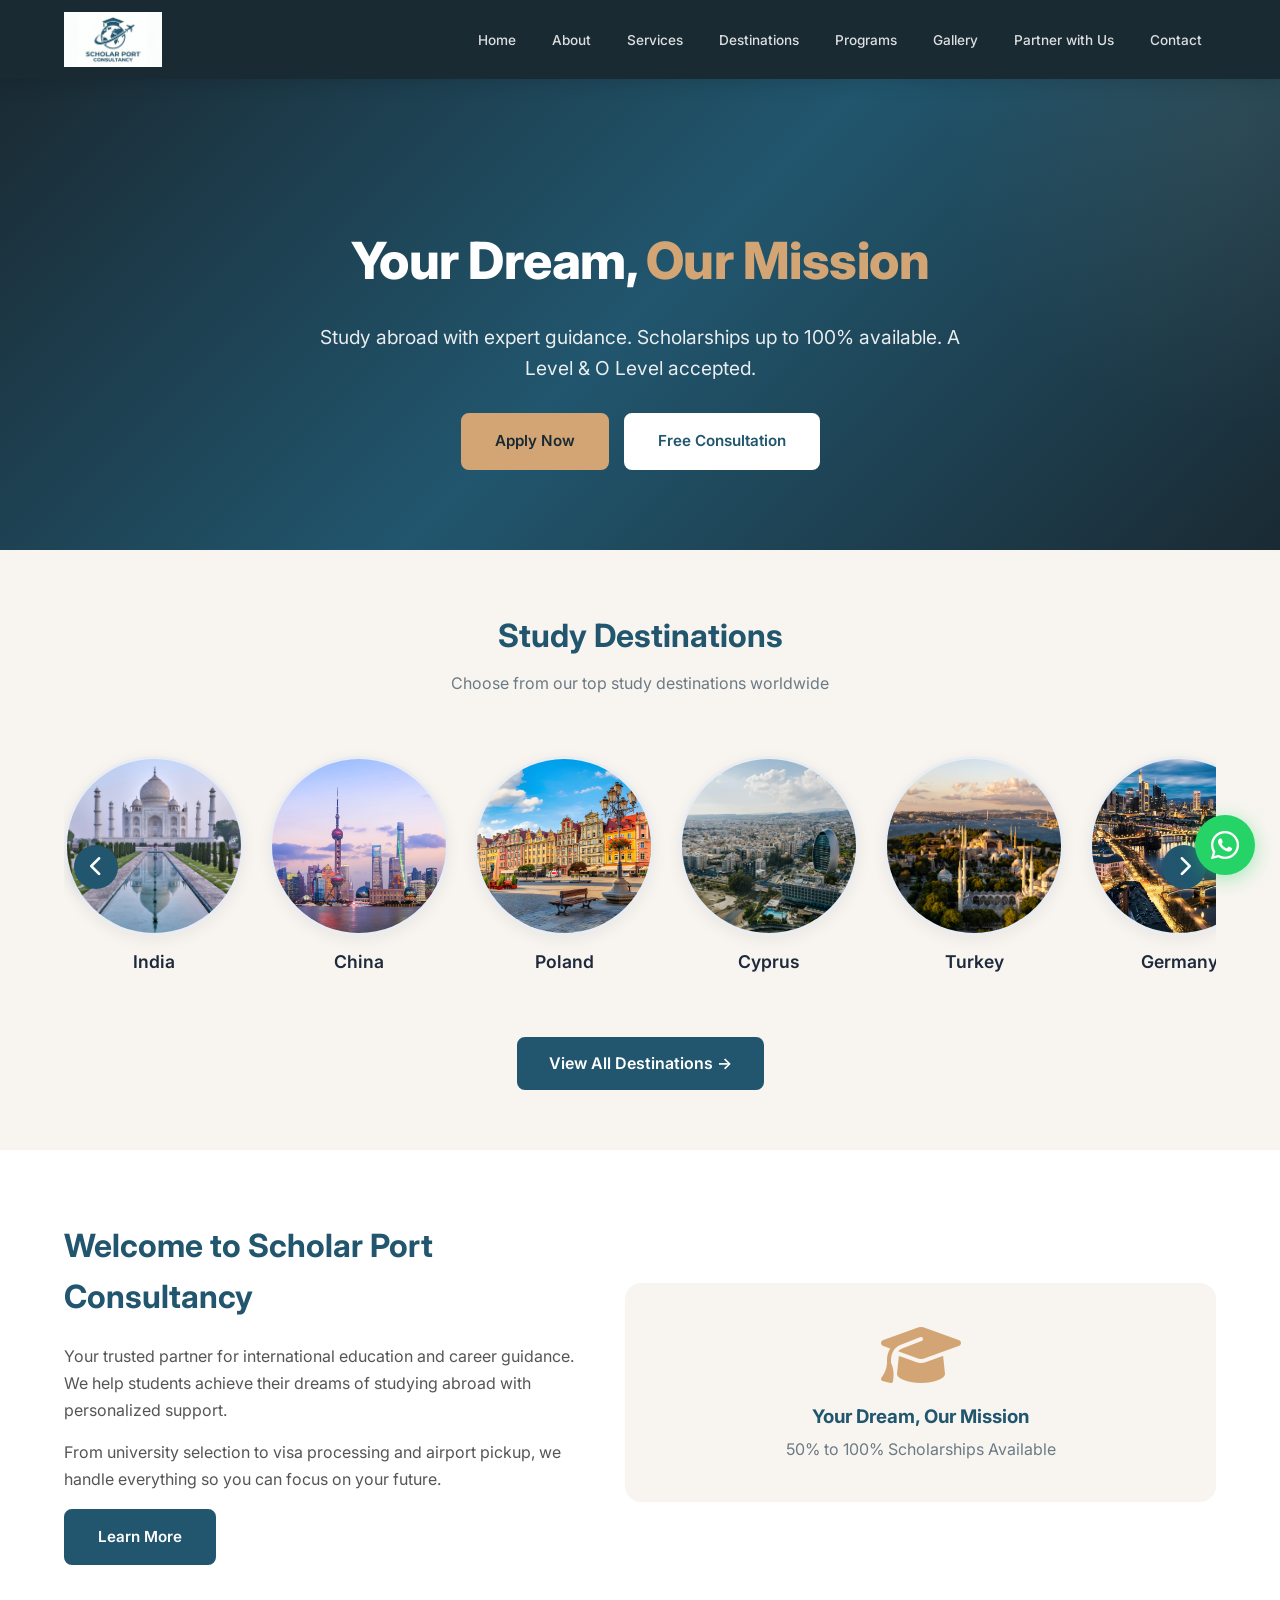
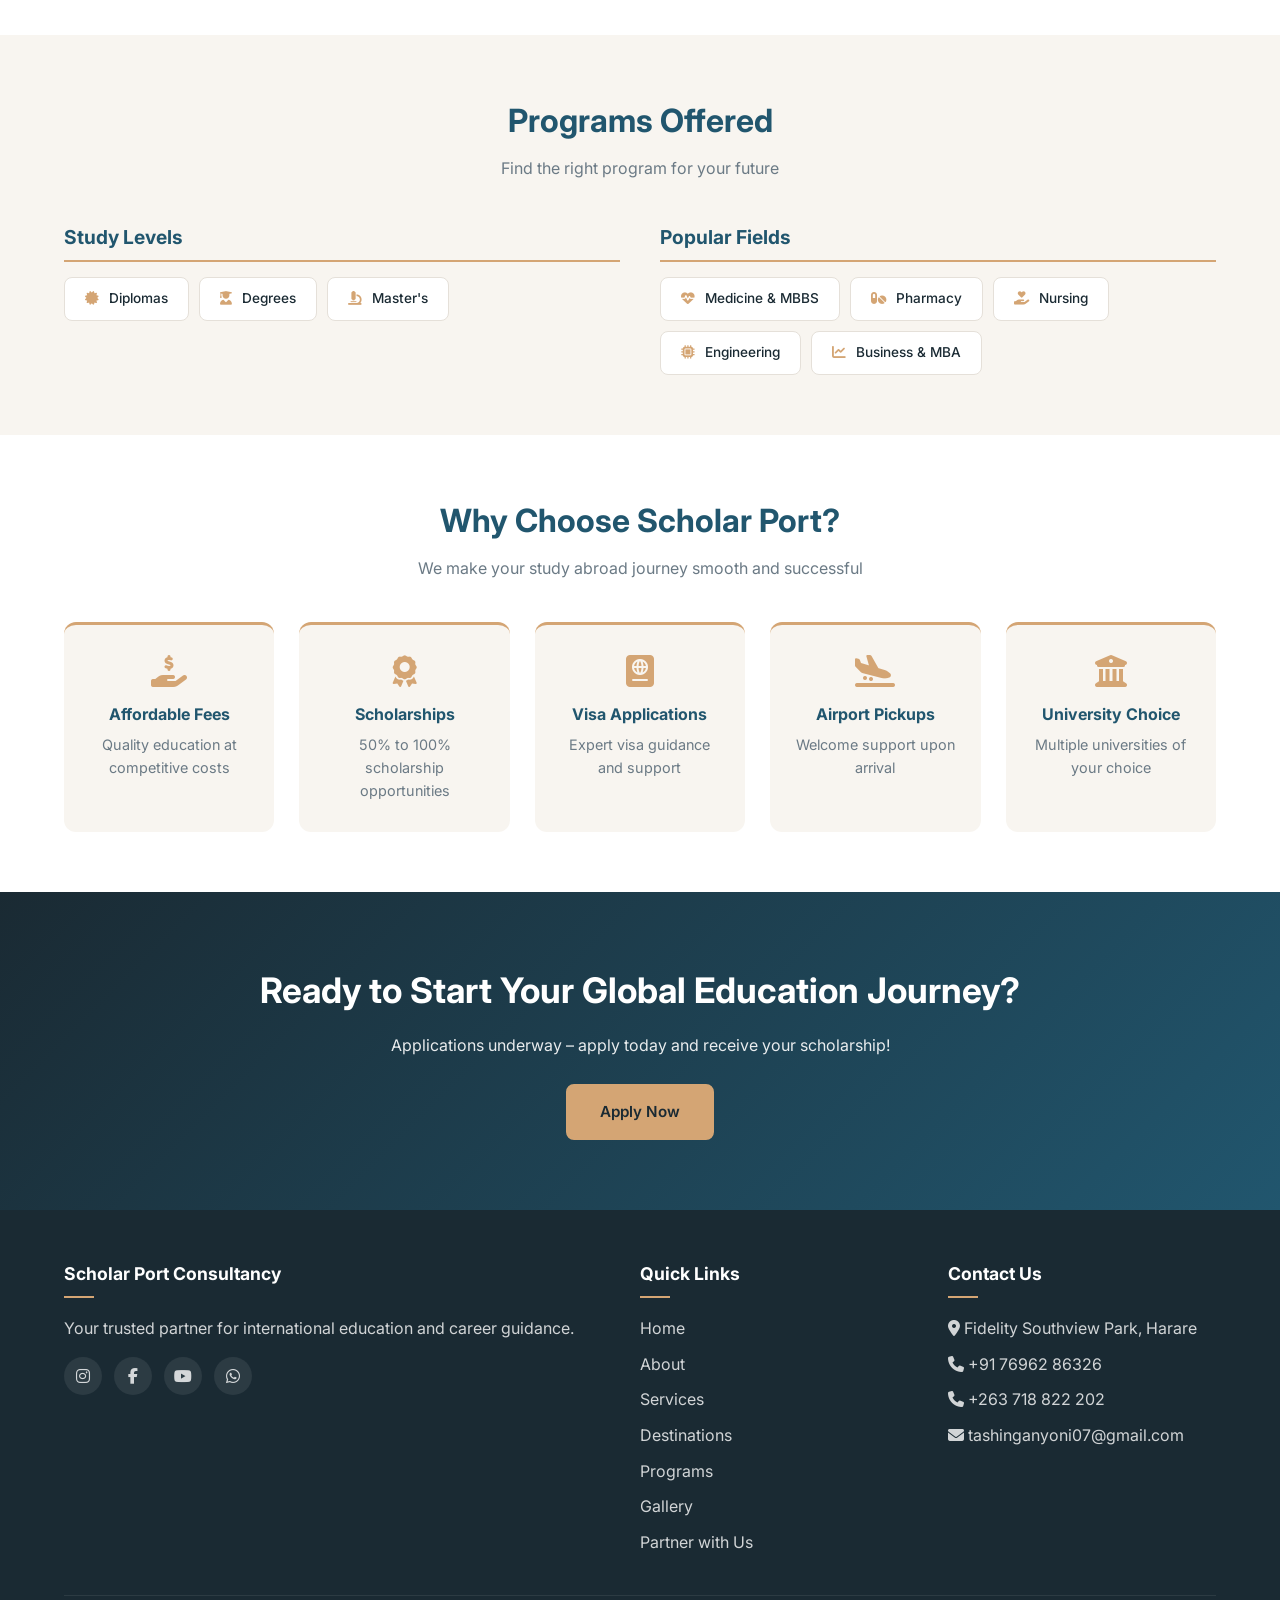
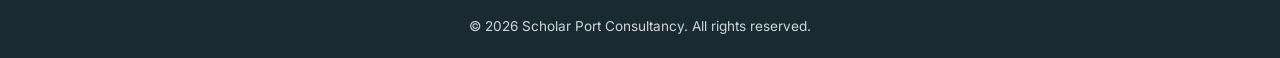
<file: index.html>
<!DOCTYPE html>
<html lang="en">
<head>
    <meta charset="UTF-8">
    <meta name="viewport" content="width=device-width, initial-scale=1.0, user-scalable=yes">
    <title>Scholar Port Consultancy – Your Dream, Our Mission</title>
    <meta name="description" content="Study abroad with Scholar Port Consultancy. Apply now for scholarships up to 100%. Study in India, USA, Poland, China, Germany and more.">
    <meta name="keywords" content="study abroad, scholarships, education consultancy, study in India, study in China, MBBS abroad">
    <meta name="author" content="Scholar Port Consultancy">
    
    <!-- ✅ FIXED: Correct GitHub Pages URL -->
    <link rel="canonical" href="https://enzofarai.github.io/studyportconsultancy/index.html">

    <!-- ─── OPEN GRAPH / SOCIAL PREVIEW ─── -->
    <meta property="og:title" content="Scholar Port Consultancy – Your Dream, Our Mission">
    <meta property="og:description" content="Apply now for 50% to 100% scholarships. Study abroad with expert guidance.">
    <!-- ✅ FIXED: Correct image path -->
    <meta property="og:image" content="https://enzofarai.github.io/studyportconsultancy/assets/images/home-preview.png">
    <meta property="og:image:width" content="1200">
    <meta property="og:image:height" content="630">
    <!-- ✅ FIXED: Correct URL -->
    <meta property="og:url" content="https://enzofarai.github.io/studyportconsultancy/index.html">
    <meta property="og:type" content="website">
    <meta property="og:site_name" content="Scholar Port Consultancy">

    <!-- ─── TWITTER CARD ─── -->
    <meta name="twitter:card" content="summary_large_image">
    <meta name="twitter:title" content="Scholar Port Consultancy – Your Dream, Our Mission">
    <meta name="twitter:description" content="Apply now for 50% to 100% scholarships. Study abroad with expert guidance.">
    <!-- ✅ FIXED: Correct image path -->
    <meta name="twitter:image" content="https://enzofarai.github.io/studyportconsultancy/assets/images/home-preview.png">

    <link rel="icon" type="image/x-icon" href="assets/images/favicon.ico">
    <link rel="stylesheet" href="https://cdnjs.cloudflare.com/ajax/libs/font-awesome/6.4.0/css/all.min.css">
    <link href="https://fonts.googleapis.com/css2?family=Inter:wght@300;400;500;600;700;800&display=swap" rel="stylesheet">
    <link rel="stylesheet" href="css/style.css">
    <style>
        /* Homepage specific styles */
        .hero {
            background: linear-gradient(135deg, #1A2A33 0%, #21566E 50%, #1A2A33 100%);
            color: white;
            text-align: center;
            padding: 150px 0 80px;
            margin-top: 70px;
            position: relative;
            overflow: hidden;
        }
        .hero::before {
            content: '';
            position: absolute;
            top: -50%;
            right: -20%;
            width: 600px;
            height: 600px;
            background: radial-gradient(circle, rgba(212, 165, 116, 0.08) 0%, transparent 70%);
            border-radius: 50%;
        }
        .hero .container {
            position: relative;
            z-index: 1;
        }
        .hero h1 {
            font-size: 3.2rem;
            font-weight: 800;
            margin-bottom: 20px;
            letter-spacing: -0.5px;
        }
        .hero h1 span {
            color: var(--secondary);
        }
        .hero p {
            font-size: 1.2rem;
            max-width: 650px;
            margin: 0 auto 30px;
            opacity: 0.9;
        }
        .hero-buttons {
            display: flex;
            justify-content: center;
            gap: 15px;
            flex-wrap: wrap;
        }

        /* Destinations Carousel */
        .destinations-carousel-section {
            background-color: #f8f5f0;
            padding: 60px 0;
        }
        .carousel-container {
            position: relative;
            overflow: hidden;
            padding: 20px 0;
        }
        .carousel-track {
            display: flex;
            gap: 25px;
            transition: transform 0.5s cubic-bezier(0.2, 0.9, 0.4, 1.1);
            will-change: transform;
            cursor: pointer;
        }
        .dest-circle {
            flex: 0 0 180px;
            text-align: center;
            user-select: none;
            cursor: pointer;
            transition: transform 0.3s, box-shadow 0.3s;
        }
        .dest-circle:hover {
            transform: translateY(-6px);
        }
        .dest-circle .circle-img {
            width: 180px;
            height: 180px;
            border-radius: 50%;
            overflow: hidden;
            margin: 0 auto 12px;
            background: #e8ecf0;
            box-shadow: 0 4px 15px rgba(0, 0, 0, 0.06);
            border: 3px solid #e9edf2;
            transition: box-shadow 0.3s, border-color 0.3s;
        }
        .dest-circle:hover .circle-img {
            box-shadow: 0 8px 30px rgba(33, 86, 110, 0.15);
            border-color: var(--secondary);
        }
        .dest-circle .circle-img img {
            width: 100%;
            height: 100%;
            object-fit: cover;
            display: block;
        }
        .dest-circle .circle-name {
            font-size: 1.1rem;
            font-weight: 600;
            color: #1e293b;
            transition: color 0.2s;
        }
        .dest-circle:hover .circle-name {
            color: var(--primary);
        }

        .carousel-arrow {
            position: absolute;
            top: 50%;
            transform: translateY(-50%);
            background: var(--primary);
            color: white;
            border: none;
            width: 44px;
            height: 44px;
            border-radius: 50%;
            cursor: pointer;
            z-index: 10;
            display: flex;
            align-items: center;
            justify-content: center;
            font-size: 1.3rem;
            transition: background 0.3s, transform 0.2s;
            box-shadow: 0 4px 15px rgba(33, 86, 110, 0.2);
        }
        .carousel-arrow:hover {
            background: var(--secondary);
            transform: translateY(-50%) scale(1.05);
        }
        .carousel-arrow:active {
            transform: translateY(-50%) scale(0.95);
        }
        .carousel-arrow-left {
            left: 10px;
        }
        .carousel-arrow-right {
            right: 10px;
        }

        .view-all-link {
            display: inline-block;
            margin-top: 30px;
            padding: 12px 30px;
            background: var(--primary);
            color: white;
            border-radius: 8px;
            font-weight: 600;
            transition: var(--transition);
            border: 2px solid var(--primary);
        }
        .view-all-link:hover {
            background: transparent;
            color: var(--primary);
        }

        /* Welcome Section */
        .welcome-section {
            padding: 70px 0;
            background: white;
        }
        .welcome-grid {
            display: flex;
            align-items: center;
            gap: 50px;
            flex-wrap: wrap;
        }
        .welcome-text {
            flex: 1;
        }
        .welcome-text h2 {
            font-size: 2rem;
            color: var(--primary);
            margin-bottom: 20px;
        }
        .welcome-text p {
            color: #555;
            margin-bottom: 15px;
            line-height: 1.7;
        }
        .welcome-card {
            flex: 1;
            background: var(--light);
            border-radius: 16px;
            padding: 40px;
            text-align: center;
        }
        .welcome-card i {
            font-size: 4rem;
            color: var(--secondary);
        }
        .welcome-card h3 {
            margin: 15px 0 5px;
            color: var(--primary);
        }
        .welcome-card p {
            color: var(--gray);
        }

        /* Programs Categorized */
        .programs-section {
            padding: 60px 0;
            background: var(--light);
        }
        .programs-grid {
            display: grid;
            grid-template-columns: 1fr 1fr;
            gap: 40px;
            margin-top: 30px;
        }
        .program-category h3 {
            color: var(--primary);
            font-size: 1.2rem;
            margin-bottom: 15px;
            border-bottom: 2px solid var(--secondary);
            padding-bottom: 8px;
        }
        .program-tags {
            display: flex;
            flex-wrap: wrap;
            gap: 10px;
        }
        .program-tag {
            background: white;
            padding: 10px 20px;
            border-radius: 8px;
            border: 1px solid #e5e0d9;
            font-size: 0.85rem;
            font-weight: 500;
            color: var(--dark);
            transition: all 0.2s;
            cursor: default;
        }
        .program-tag:hover {
            border-color: var(--secondary);
            background: var(--light);
        }
        .program-tag i {
            color: var(--secondary);
            margin-right: 6px;
        }

        /* Why Choose */
        .why-section {
            padding: 60px 0;
            background: white;
        }
        .why-grid {
            display: grid;
            grid-template-columns: repeat(auto-fit, minmax(200px, 1fr));
            gap: 25px;
            margin-top: 30px;
        }
        .why-card {
            background: var(--light);
            padding: 30px 25px;
            border-radius: 12px;
            text-align: center;
            border-top: 3px solid var(--secondary);
            transition: var(--transition);
        }
        .why-card:hover {
            transform: translateY(-4px);
            box-shadow: 0 8px 20px rgba(0, 0, 0, 0.04);
        }
        .why-card i {
            font-size: 2rem;
            color: var(--secondary);
        }
        .why-card h4 {
            margin: 12px 0 5px;
            color: var(--primary);
        }
        .why-card p {
            color: var(--gray);
            font-size: 0.9rem;
        }

        /* Responsive */
        @media (max-width: 992px) {
            .programs-grid {
                grid-template-columns: 1fr;
            }
            .dest-circle {
                flex: 0 0 150px;
            }
            .dest-circle .circle-img {
                width: 150px;
                height: 150px;
            }
        }
        @media (max-width: 768px) {
            .hero h1 {
                font-size: 2rem;
            }
            .dest-circle {
                flex: 0 0 120px;
            }
            .dest-circle .circle-img {
                width: 120px;
                height: 120px;
            }
            .dest-circle .circle-name {
                font-size: 0.95rem;
            }
            .carousel-arrow {
                width: 36px;
                height: 36px;
                font-size: 1rem;
            }
            .welcome-grid {
                flex-direction: column;
            }
        }
        @media (max-width: 480px) {
            .dest-circle {
                flex: 0 0 100px;
            }
            .dest-circle .circle-img {
                width: 100px;
                height: 100px;
            }
            .dest-circle .circle-name {
                font-size: 0.85rem;
            }
            .carousel-arrow {
                width: 32px;
                height: 32px;
                font-size: 0.8rem;
            }
            .hero h1 {
                font-size: 1.6rem;
            }
            .welcome-card {
                padding: 25px;
            }
        }
    </style>
</head>
<body>
    <div id="header-placeholder"></div>

    <!-- Hero Section -->
    <section class="hero">
        <div class="container">
            <h1>Your Dream, <span>Our Mission</span></h1>
            <p>Study abroad with expert guidance. Scholarships up to 100% available. A Level & O Level accepted.</p>
            <div class="hero-buttons">
                <a href="#" class="btn btn-secondary apply-now-btn" style="background:var(--secondary); border-color:var(--secondary); color:#1A2A33;">Apply Now</a>
                <a href="#" class="btn btn-primary consultation-btn" style="background:white; border-color:white; color:var(--primary);">Free Consultation</a>
            </div>
        </div>
    </section>

    <!-- Study Destinations Carousel -->
    <section class="destinations-carousel-section">
        <div class="container">
            <div class="section-title">
                <h2>Study Destinations</h2>
                <p>Choose from our top study destinations worldwide</p>
            </div>
            <div class="carousel-container">
                <button class="carousel-arrow carousel-arrow-left" id="carousel-prev"><i class="fas fa-chevron-left"></i></button>
                <div class="carousel-track" id="carousel-track">
                    <div class="dest-circle" data-dest="india">
                        <div class="circle-img"><img src="assets/images/destinations/india.jpg" alt="India" loading="lazy"></div>
                        <div class="circle-name">India</div>
                    </div>
                    <div class="dest-circle" data-dest="china">
                        <div class="circle-img"><img src="assets/images/destinations/china.jpg" alt="China" loading="lazy"></div>
                        <div class="circle-name">China</div>
                    </div>
                    <div class="dest-circle" data-dest="poland">
                        <div class="circle-img"><img src="assets/images/destinations/poland.jpg" alt="Poland" loading="lazy"></div>
                        <div class="circle-name">Poland</div>
                    </div>
                    <div class="dest-circle" data-dest="cyprus">
                        <div class="circle-img"><img src="assets/images/destinations/cyprus.jpg" alt="Cyprus" loading="lazy"></div>
                        <div class="circle-name">Cyprus</div>
                    </div>
                    <div class="dest-circle" data-dest="turkey">
                        <div class="circle-img"><img src="assets/images/destinations/turkey.jpg" alt="Turkey" loading="lazy"></div>
                        <div class="circle-name">Turkey</div>
                    </div>
                    <div class="dest-circle" data-dest="germany">
                        <div class="circle-img"><img src="assets/images/destinations/germany.jpg" alt="Germany" loading="lazy"></div>
                        <div class="circle-name">Germany</div>
                    </div>
                    <div class="dest-circle" data-dest="georgia">
                        <div class="circle-img"><img src="assets/images/destinations/georgia.jpg" alt="Georgia" loading="lazy"></div>
                        <div class="circle-name">Georgia</div>
                    </div>
                    <div class="dest-circle" data-dest="usa">
                        <div class="circle-img"><img src="assets/images/destinations/usa.jpg" alt="USA" loading="lazy"></div>
                        <div class="circle-name">USA</div>
                    </div>
                    <div class="dest-circle" data-dest="somewhere-else">
                        <div class="circle-img"><img src="assets/images/destinations/somewhere-else.jpg" alt="Somewhere Else" loading="lazy"></div>
                        <div class="circle-name">Somewhere Else</div>
                    </div>
                </div>
                <button class="carousel-arrow carousel-arrow-right" id="carousel-next"><i class="fas fa-chevron-right"></i></button>
            </div>
            <div style="text-align:center; margin-top:10px;">
                <a href="destinations.html" class="view-all-link">View All Destinations →</a>
            </div>
        </div>
    </section>

    <!-- Welcome Section -->
    <section class="welcome-section">
        <div class="container">
            <div class="welcome-grid">
                <div class="welcome-text">
                    <h2>Welcome to Scholar Port Consultancy</h2>
                    <p>Your trusted partner for international education and career guidance. We help students achieve their dreams of studying abroad with personalized support.</p>
                    <p>From university selection to visa processing and airport pickup, we handle everything so you can focus on your future.</p>
                    <a href="about.html" class="btn btn-primary">Learn More</a>
                </div>
                <div class="welcome-card">
                    <i class="fas fa-graduation-cap"></i>
                    <h3>Your Dream, Our Mission</h3>
                    <p>50% to 100% Scholarships Available</p>
                </div>
            </div>
        </div>
    </section>

    <!-- Programs Offered -->
    <section class="programs-section">
        <div class="container">
            <div class="section-title">
                <h2>Programs Offered</h2>
                <p>Find the right program for your future</p>
            </div>
            <div class="programs-grid">
                <div class="program-category">
                    <h3>Study Levels</h3>
                    <div class="program-tags">
                        <span class="program-tag"><i class="fas fa-certificate"></i> Diplomas</span>
                        <span class="program-tag"><i class="fas fa-user-graduate"></i> Degrees</span>
                        <span class="program-tag"><i class="fas fa-microscope"></i> Master's</span>
                    </div>
                </div>
                <div class="program-category">
                    <h3>Popular Fields</h3>
                    <div class="program-tags">
                        <span class="program-tag"><i class="fas fa-heartbeat"></i> Medicine &amp; MBBS</span>
                        <span class="program-tag"><i class="fas fa-pills"></i> Pharmacy</span>
                        <span class="program-tag"><i class="fas fa-hand-holding-heart"></i> Nursing</span>
                        <span class="program-tag"><i class="fas fa-microchip"></i> Engineering</span>
                        <span class="program-tag"><i class="fas fa-chart-line"></i> Business &amp; MBA</span>
                    </div>
                </div>
            </div>
        </div>
    </section>

    <!-- Why Choose Us -->
    <section class="why-section">
        <div class="container">
            <div class="section-title">
                <h2>Why Choose Scholar Port?</h2>
                <p>We make your study abroad journey smooth and successful</p>
            </div>
            <div class="why-grid">
                <div class="why-card">
                    <i class="fas fa-hand-holding-usd"></i>
                    <h4>Affordable Fees</h4>
                    <p>Quality education at competitive costs</p>
                </div>
                <div class="why-card">
                    <i class="fas fa-award"></i>
                    <h4>Scholarships</h4>
                    <p>50% to 100% scholarship opportunities</p>
                </div>
                <div class="why-card">
                    <i class="fas fa-passport"></i>
                    <h4>Visa Applications</h4>
                    <p>Expert visa guidance and support</p>
                </div>
                <div class="why-card">
                    <i class="fas fa-plane-arrival"></i>
                    <h4>Airport Pickups</h4>
                    <p>Welcome support upon arrival</p>
                </div>
                <div class="why-card">
                    <i class="fas fa-university"></i>
                    <h4>University Choice</h4>
                    <p>Multiple universities of your choice</p>
                </div>
            </div>
        </div>
    </section>

    <!-- CTA -->
    <section style="padding: 70px 0; background: linear-gradient(135deg, #1A2A33, #21566E); color:white; text-align:center;">
        <div class="container">
            <h2 style="font-size:2.2rem; margin-bottom:15px;">Ready to Start Your Global Education Journey?</h2>
            <p style="max-width:600px; margin:0 auto 25px; opacity:0.9;">Applications underway – apply today and receive your scholarship!</p>
            <a href="#" class="btn btn-secondary apply-now-btn" style="background:var(--secondary); border-color:var(--secondary); color:#1A2A33;">Apply Now</a>
        </div>
    </section>

    <!-- Floating WhatsApp -->
    <a href="https://wa.me/917696286326" target="_blank" class="whatsapp-float" aria-label="Chat on WhatsApp">
        <i class="fab fa-whatsapp"></i>
    </a>

    <div id="footer-placeholder"></div>
    <div id="modals-placeholder"></div>

    <script src="js/header-footer.js"></script>
    <script src="js/modals.js"></script>
    <script>
        // ============================
        // CAROUSEL – Infinite loop
        // ============================
        (function() {
            const track = document.getElementById('carousel-track');
            const prevBtn = document.getElementById('carousel-prev');
            const nextBtn = document.getElementById('carousel-next');
            if (!track) return;

            let cards = Array.from(track.children);
            const cloneCount = 3;

            for (let i = 0; i < cloneCount; i++) {
                const firstClone = cards[i].cloneNode(true);
                const lastClone = cards[cards.length - 1 - i].cloneNode(true);
                track.appendChild(firstClone);
                track.insertBefore(lastClone, track.firstChild);
            }
            cards = Array.from(track.children);

            let currentIndex = cloneCount;
            let cardWidth = 0;
            const gap = 25;
            let isTransitioning = false;
            let autoInterval;
            let autoScrollDelayTimeout;

            function updateCardWidth() {
                if (cards.length) cardWidth = cards[0].offsetWidth + gap;
            }

            function setTransform(animate = true) {
                if (!animate) track.style.transition = 'none';
                track.style.transform = `translateX(-${currentIndex * cardWidth}px)`;
                if (!animate) {
                    track.offsetHeight;
                    track.style.transition = '';
                }
            }

            function refresh() {
                if (isTransitioning) return;
                const old = cardWidth;
                updateCardWidth();
                if (old !== cardWidth && cardWidth > 0) {
                    const visual = currentIndex * old;
                    currentIndex = Math.round(visual / cardWidth);
                    setTransform(false);
                } else {
                    setTransform(false);
                }
            }

            function moveNext() {
                if (isTransitioning) return;
                isTransitioning = true;
                currentIndex++;
                setTransform(true);
            }

            function movePrev() {
                if (isTransitioning) return;
                isTransitioning = true;
                currentIndex--;
                setTransform(true);
            }

            function onTransitionEnd() {
                isTransitioning = false;
                if (currentIndex >= cards.length - cloneCount) {
                    track.style.transition = 'none';
                    currentIndex = cloneCount;
                    setTransform(false);
                    track.offsetHeight;
                    track.style.transition = '';
                } else if (currentIndex < cloneCount) {
                    track.style.transition = 'none';
                    currentIndex = cards.length - cloneCount - 1;
                    setTransform(false);
                    track.offsetHeight;
                    track.style.transition = '';
                }
            }

            track.addEventListener('transitionend', onTransitionEnd);

            function stopAutoScroll() {
                if (autoInterval) clearInterval(autoInterval);
                if (autoScrollDelayTimeout) clearTimeout(autoScrollDelayTimeout);
            }

            function startAutoScroll() {
                if (autoInterval) clearInterval(autoInterval);
                autoInterval = setInterval(() => moveNext(), 5000);
            }

            function restartAutoScrollDelayed() {
                if (autoScrollDelayTimeout) clearTimeout(autoScrollDelayTimeout);
                autoScrollDelayTimeout = setTimeout(() => startAutoScroll(), 4000);
            }

            nextBtn.addEventListener('click', function() {
                stopAutoScroll();
                moveNext();
                restartAutoScrollDelayed();
            });

            prevBtn.addEventListener('click', function() {
                stopAutoScroll();
                movePrev();
                restartAutoScrollDelayed();
            });

            updateCardWidth();
            setTransform(false);
            startAutoScroll();

            const container = document.querySelector('.carousel-container');
            container.addEventListener('mouseenter', stopAutoScroll);
            container.addEventListener('mouseleave', restartAutoScrollDelayed);

            document.querySelectorAll('.dest-circle').forEach(card => {
                card.addEventListener('click', function() {
                    const dest = this.getAttribute('data-dest');
                    if (dest) {
                        window.location.href = `destinations.html#country-${dest}`;
                    }
                });
            });

            let resizeTO;
            window.addEventListener('resize', function() {
                clearTimeout(resizeTO);
                resizeTO = setTimeout(refresh, 150);
            });
            window.addEventListener('orientationchange', function() {
                setTimeout(refresh, 50);
            });
        })();
    </script>
</body>
</html>
</file>
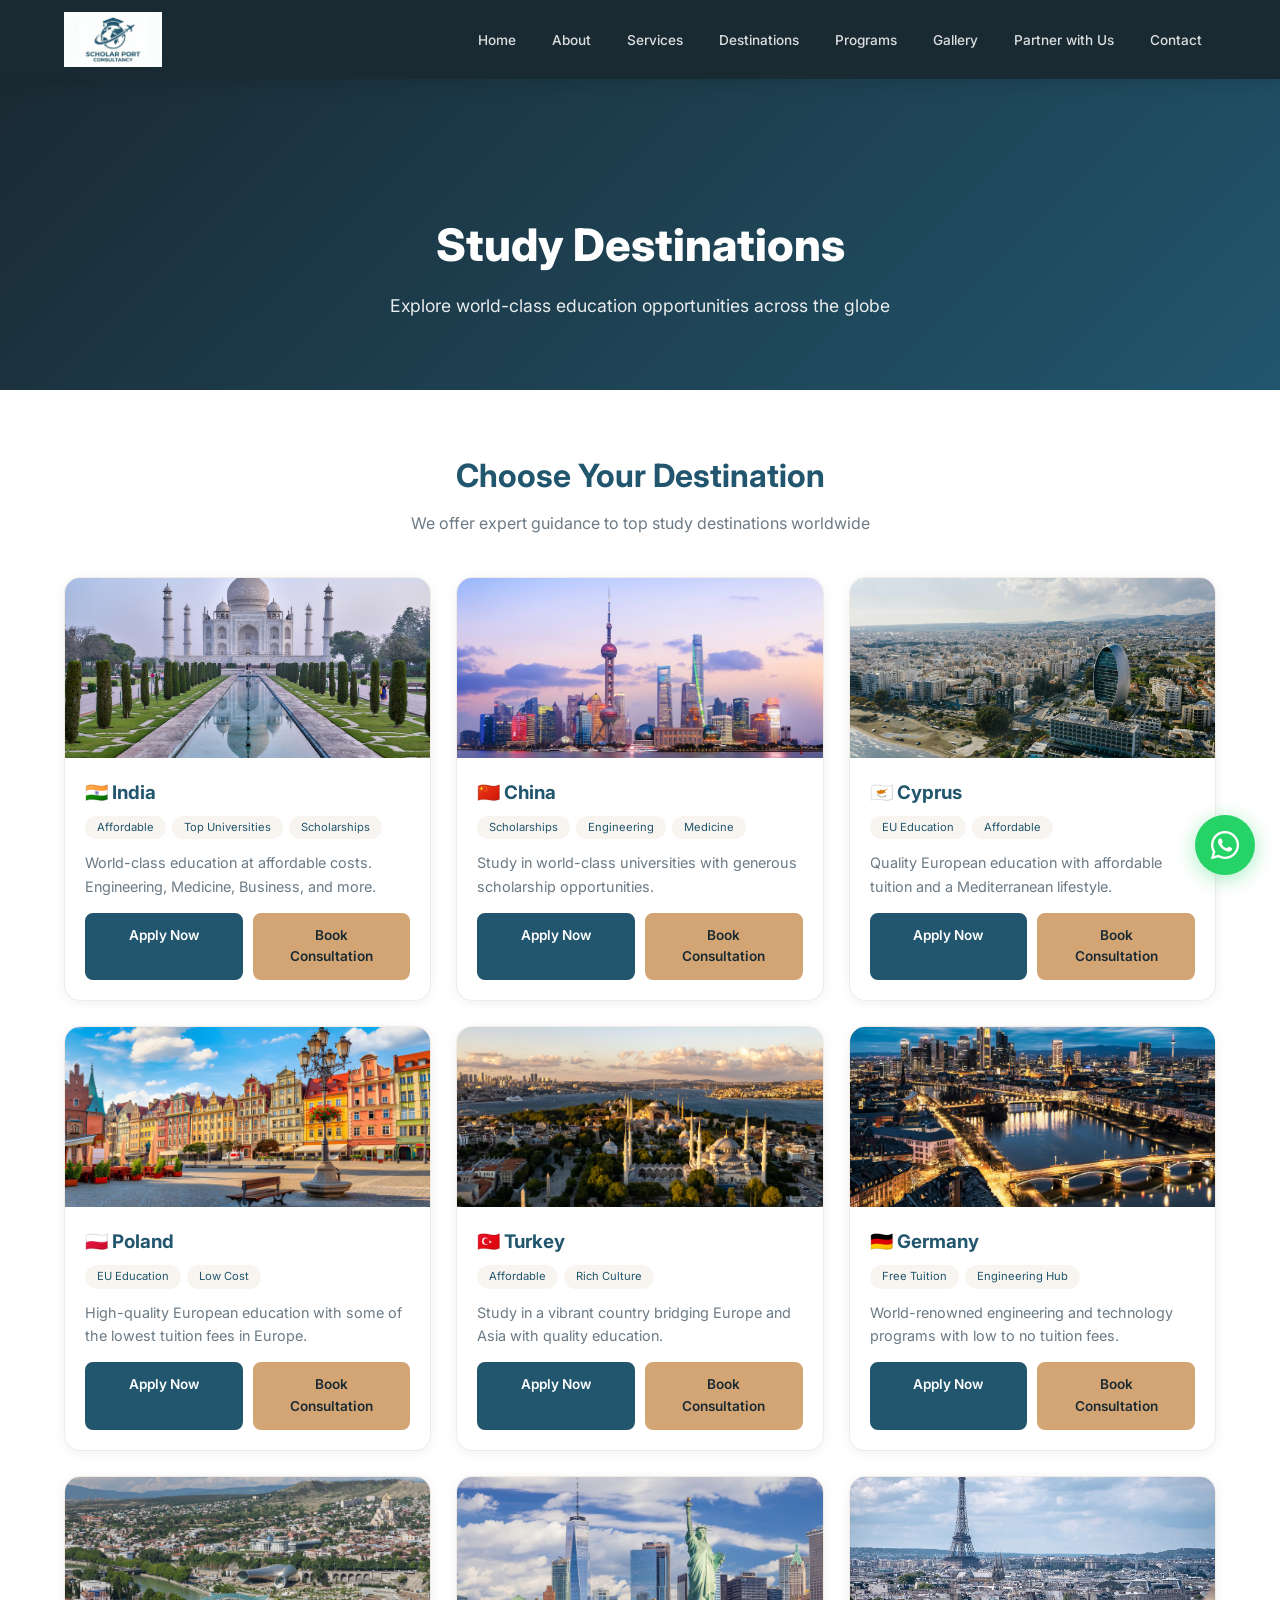
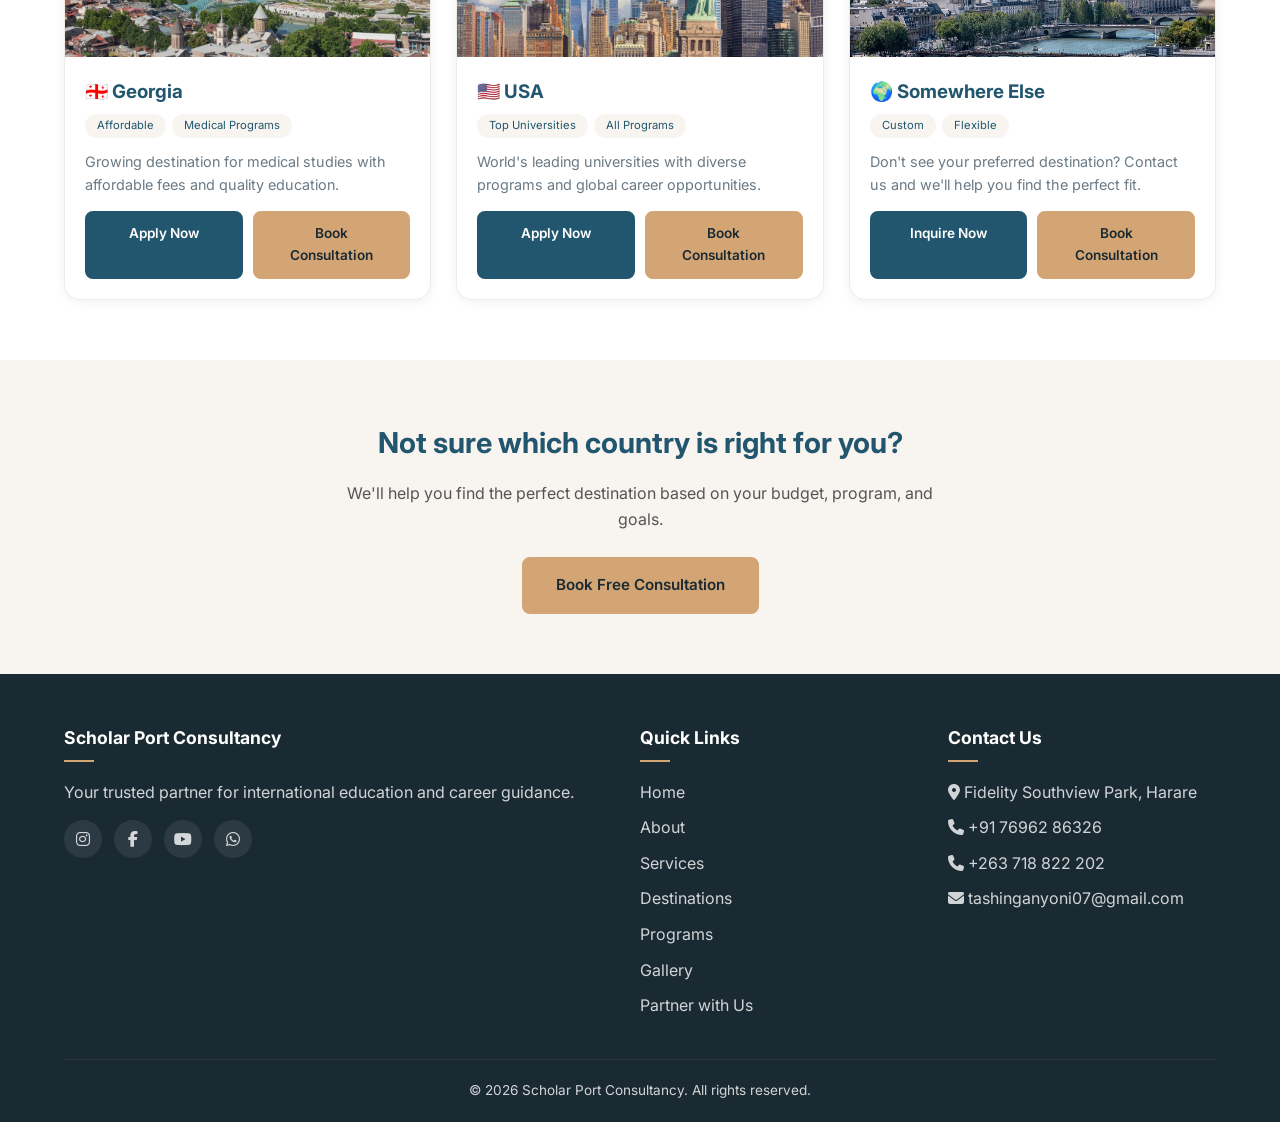
<file: destinations.html>
<!DOCTYPE html>
<html lang="en">
<head>
    <meta charset="UTF-8">
    <meta name="viewport" content="width=device-width, initial-scale=1.0">
    <title>Study Destinations – Scholar Port Consultancy</title>
    <meta name="description" content="Study in India, China, Cyprus, Poland, Turkey, Germany, Georgia, and the USA with Scholar Port Consultancy.">
    <link rel="canonical" href="https://scholarportconsultancy.github.io/destinations.html">
    <link rel="icon" type="image/x-icon" href="assets/images/favicon.ico">
    <link rel="stylesheet" href="https://cdnjs.cloudflare.com/ajax/libs/font-awesome/6.4.0/css/all.min.css">
    <link href="https://fonts.googleapis.com/css2?family=Inter:wght@300;400;500;600;700;800&display=swap" rel="stylesheet">
    <link rel="stylesheet" href="css/style.css">
    <style>
        .page-hero {
            background: linear-gradient(135deg, #1A2A33, #21566E);
            color: white;
            text-align: center;
            padding: 140px 0 70px;
            margin-top: 70px;
        }
        .page-hero h1 { font-size: 2.8rem; font-weight: 800; }
        .page-hero p { font-size: 1.1rem; opacity: 0.9; max-width: 600px; margin: 10px auto 0; }
        .dest-grid {
            display: grid;
            grid-template-columns: repeat(auto-fit, minmax(300px, 1fr));
            gap: 25px;
            margin-top: 30px;
        }
        .dest-card-large {
            background: white;
            border-radius: 16px;
            overflow: hidden;
            box-shadow: 0 2px 12px rgba(0,0,0,0.06);
            border: 1px solid #f0ebe5;
            transition: var(--transition);
            scroll-margin-top: 100px;
        }
        .dest-card-large:hover { transform: translateY(-4px); box-shadow: 0 8px 30px rgba(33,86,110,0.12); }
        .dest-card-large .dest-img { height: 180px; overflow: hidden; background: var(--light); }
        .dest-card-large .dest-img img { width: 100%; height: 100%; object-fit: cover; }
        .dest-card-large .dest-body { padding: 20px; }
        .dest-card-large h3 { color: var(--primary); margin-bottom: 8px; }
        .dest-card-large p { color: var(--gray); font-size: 0.9rem; margin-bottom: 15px; }
        .dest-card-large .btn-group { display: flex; gap: 10px; flex-wrap: wrap; }
        .dest-card-large .btn { font-size: 0.85rem; padding: 10px 20px; flex: 1; min-width: 120px; text-align: center; }
        .dest-features { display: flex; flex-wrap: wrap; gap: 6px; margin-bottom: 12px; }
        .dest-features span { background: var(--light); padding: 3px 12px; border-radius: 20px; font-size: 0.7rem; color: var(--primary); }
        @media (max-width: 768px) {
            .page-hero h1 { font-size: 2rem; }
            .dest-card-large .btn-group { flex-direction: column; }
        }
    </style>
</head>
<body>
    <div id="header-placeholder"></div>

    <section class="page-hero">
        <div class="container">
            <h1>Study Destinations</h1>
            <p>Explore world-class education opportunities across the globe</p>
        </div>
    </section>

    <section style="padding: 60px 0; background: white;">
        <div class="container">
            <div class="section-title"><h2>Choose Your Destination</h2><p>We offer expert guidance to top study destinations worldwide</p></div>
            <div class="dest-grid" id="destGrid">

                <!-- India -->
                <div class="dest-card-large" id="country-india">
                    <div class="dest-img"><img src="assets/images/destinations/india.jpg" alt="India"></div>
                    <div class="dest-body">
                        <h3>🇮🇳 India</h3>
                        <div class="dest-features"><span>Affordable</span><span>Top Universities</span><span>Scholarships</span></div>
                        <p>World-class education at affordable costs. Engineering, Medicine, Business, and more.</p>
                        <div class="btn-group">
                            <a href="#" class="btn btn-primary apply-now-btn" data-dest="India">Apply Now</a>
                            <a href="#" class="btn btn-secondary consultation-btn">Book Consultation</a>
                        </div>
                    </div>
                </div>

                <!-- China -->
                <div class="dest-card-large" id="country-china">
                    <div class="dest-img"><img src="assets/images/destinations/china.jpg" alt="China"></div>
                    <div class="dest-body">
                        <h3>🇨🇳 China</h3>
                        <div class="dest-features"><span>Scholarships</span><span>Engineering</span><span>Medicine</span></div>
                        <p>Study in world-class universities with generous scholarship opportunities.</p>
                        <div class="btn-group">
                            <a href="#" class="btn btn-primary apply-now-btn" data-dest="China">Apply Now</a>
                            <a href="#" class="btn btn-secondary consultation-btn">Book Consultation</a>
                        </div>
                    </div>
                </div>

                <!-- Cyprus -->
                <div class="dest-card-large" id="country-cyprus">
                    <div class="dest-img"><img src="assets/images/destinations/cyprus.jpg" alt="Cyprus"></div>
                    <div class="dest-body">
                        <h3>🇨🇾 Cyprus</h3>
                        <div class="dest-features"><span>EU Education</span><span>Affordable</span></div>
                        <p>Quality European education with affordable tuition and a Mediterranean lifestyle.</p>
                        <div class="btn-group">
                            <a href="#" class="btn btn-primary apply-now-btn" data-dest="Cyprus">Apply Now</a>
                            <a href="#" class="btn btn-secondary consultation-btn">Book Consultation</a>
                        </div>
                    </div>
                </div>

                <!-- Poland -->
                <div class="dest-card-large" id="country-poland">
                    <div class="dest-img"><img src="assets/images/destinations/poland.jpg" alt="Poland"></div>
                    <div class="dest-body">
                        <h3>🇵🇱 Poland</h3>
                        <div class="dest-features"><span>EU Education</span><span>Low Cost</span></div>
                        <p>High-quality European education with some of the lowest tuition fees in Europe.</p>
                        <div class="btn-group">
                            <a href="#" class="btn btn-primary apply-now-btn" data-dest="Poland">Apply Now</a>
                            <a href="#" class="btn btn-secondary consultation-btn">Book Consultation</a>
                        </div>
                    </div>
                </div>

                <!-- Turkey -->
                <div class="dest-card-large" id="country-turkey">
                    <div class="dest-img"><img src="assets/images/destinations/turkey.jpg" alt="Turkey"></div>
                    <div class="dest-body">
                        <h3>🇹🇷 Turkey</h3>
                        <div class="dest-features"><span>Affordable</span><span>Rich Culture</span></div>
                        <p>Study in a vibrant country bridging Europe and Asia with quality education.</p>
                        <div class="btn-group">
                            <a href="#" class="btn btn-primary apply-now-btn" data-dest="Turkey">Apply Now</a>
                            <a href="#" class="btn btn-secondary consultation-btn">Book Consultation</a>
                        </div>
                    </div>
                </div>

                <!-- Germany -->
                <div class="dest-card-large" id="country-germany">
                    <div class="dest-img"><img src="assets/images/destinations/germany.jpg" alt="Germany"></div>
                    <div class="dest-body">
                        <h3>🇩🇪 Germany</h3>
                        <div class="dest-features"><span>Free Tuition</span><span>Engineering Hub</span></div>
                        <p>World-renowned engineering and technology programs with low to no tuition fees.</p>
                        <div class="btn-group">
                            <a href="#" class="btn btn-primary apply-now-btn" data-dest="Germany">Apply Now</a>
                            <a href="#" class="btn btn-secondary consultation-btn">Book Consultation</a>
                        </div>
                    </div>
                </div>

                <!-- Georgia -->
                <div class="dest-card-large" id="country-georgia">
                    <div class="dest-img"><img src="assets/images/destinations/georgia.jpg" alt="Georgia"></div>
                    <div class="dest-body">
                        <h3>🇬🇪 Georgia</h3>
                        <div class="dest-features"><span>Affordable</span><span>Medical Programs</span></div>
                        <p>Growing destination for medical studies with affordable fees and quality education.</p>
                        <div class="btn-group">
                            <a href="#" class="btn btn-primary apply-now-btn" data-dest="Georgia">Apply Now</a>
                            <a href="#" class="btn btn-secondary consultation-btn">Book Consultation</a>
                        </div>
                    </div>
                </div>

                <!-- USA -->
                <div class="dest-card-large" id="country-usa">
                    <div class="dest-img"><img src="assets/images/destinations/usa.jpg" alt="USA"></div>
                    <div class="dest-body">
                        <h3>🇺🇸 USA</h3>
                        <div class="dest-features"><span>Top Universities</span><span>All Programs</span></div>
                        <p>World's leading universities with diverse programs and global career opportunities.</p>
                        <div class="btn-group">
                            <a href="#" class="btn btn-primary apply-now-btn" data-dest="USA">Apply Now</a>
                            <a href="#" class="btn btn-secondary consultation-btn">Book Consultation</a>
                        </div>
                    </div>
                </div>

                <!-- SOMEWHERE ELSE -->
                <div class="dest-card-large" id="country-somewhere-else">
                    <div class="dest-img"><img src="assets/images/destinations/somewhere-else.jpg" alt="Somewhere Else"></div>
                    <div class="dest-body">
                        <h3>🌍 Somewhere Else</h3>
                        <div class="dest-features"><span>Custom</span><span>Flexible</span></div>
                        <p>Don't see your preferred destination? Contact us and we'll help you find the perfect fit.</p>
                        <div class="btn-group">
                            <a href="#" class="btn btn-primary consultation-btn">Inquire Now</a>
                            <a href="#" class="btn btn-secondary consultation-btn">Book Consultation</a>
                        </div>
                    </div>
                </div>

            </div>
        </div>
    </section>

    <section style="padding: 60px 0; background: var(--light);">
        <div class="container" style="text-align:center;">
            <h2 style="color:var(--primary); font-size:1.8rem;">Not sure which country is right for you?</h2>
            <p style="color:#555; max-width:600px; margin:15px auto 25px;">We'll help you find the perfect destination based on your budget, program, and goals.</p>
            <a href="#" class="btn btn-secondary consultation-btn">Book Free Consultation</a>
        </div>
    </section>

    <!-- Floating WhatsApp -->
    <a href="https://wa.me/917696286326" target="_blank" class="whatsapp-float" aria-label="Chat on WhatsApp">
        <i class="fab fa-whatsapp"></i>
    </a>

    <div id="footer-placeholder"></div>
    <div id="modals-placeholder"></div>

    <script src="js/header-footer.js"></script>
    <script src="js/modals.js"></script>
    <script>
        // Apply Now buttons open application modal with prefill
        document.querySelectorAll('.apply-now-btn').forEach(btn => {
            btn.addEventListener('click', function(e) {
                e.preventDefault();
                const dest = this.getAttribute('data-dest');
                if (dest) sessionStorage.setItem('preselectedDestination', dest);
                openApplicationModal();
            });
        });

        // Scroll to hash on load
        if (window.location.hash) {
            setTimeout(() => {
                const target = document.querySelector(window.location.hash);
                if (target) target.scrollIntoView({ behavior: 'smooth', block: 'start' });
            }, 300);
        }
    </script>
</body>
</html>
</file>
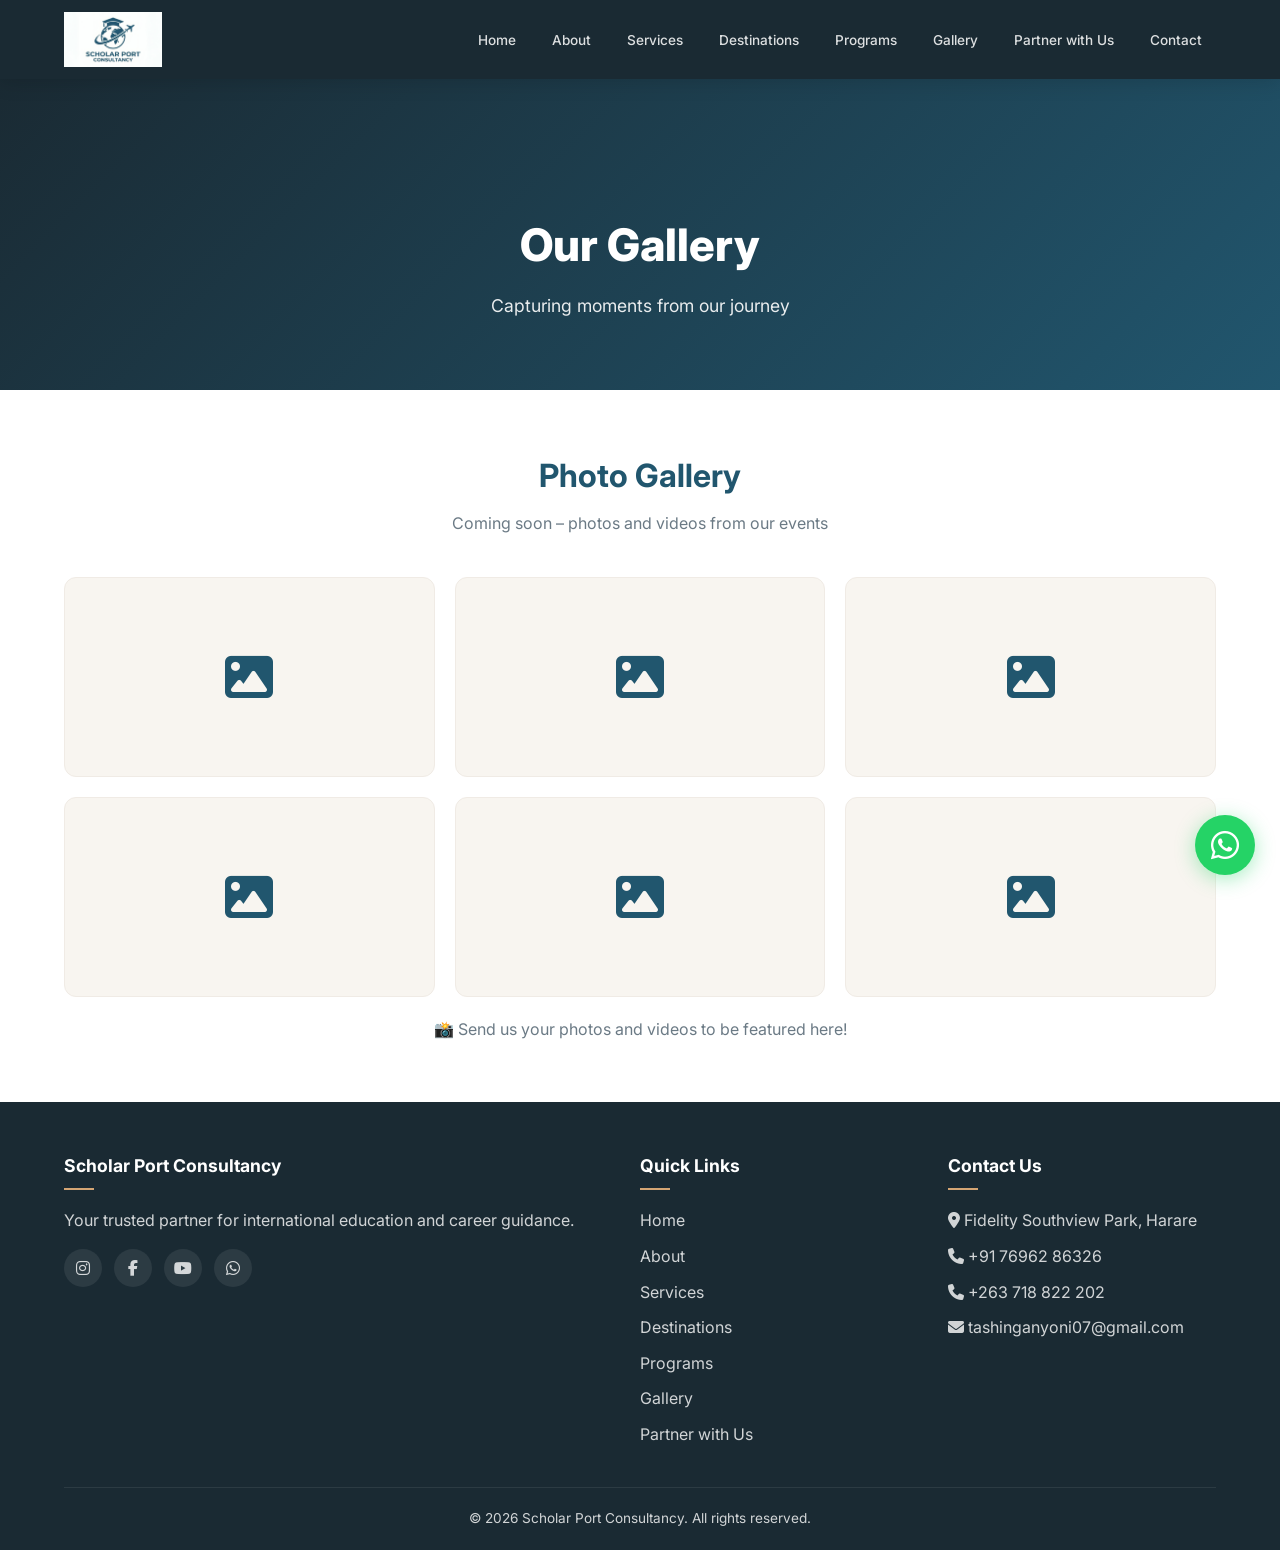
<file: gallery.html>
<!DOCTYPE html>
<html lang="en">
<head>
    <meta charset="UTF-8">
    <meta name="viewport" content="width=device-width, initial-scale=1.0">
    <title>Gallery – Scholar Port Consultancy</title>
    <meta name="description" content="Gallery of Scholar Port Consultancy events, student send-offs, and university visits.">
    <link rel="canonical" href="https://scholarportconsultancy.github.io/gallery.html">
    <link rel="icon" type="image/x-icon" href="assets/images/favicon.ico">
    <link rel="stylesheet" href="https://cdnjs.cloudflare.com/ajax/libs/font-awesome/6.4.0/css/all.min.css">
    <link href="https://fonts.googleapis.com/css2?family=Inter:wght@300;400;500;600;700;800&display=swap" rel="stylesheet">
    <link rel="stylesheet" href="css/style.css">
    <style>
        .page-hero {
            background: linear-gradient(135deg, #1A2A33, #21566E);
            color: white;
            text-align: center;
            padding: 140px 0 70px;
            margin-top: 70px;
        }
        .page-hero h1 { font-size: 2.8rem; font-weight: 800; }
        .page-hero p { font-size: 1.1rem; opacity: 0.9; max-width: 600px; margin: 10px auto 0; }
        .gallery-grid {
            display: grid;
            grid-template-columns: repeat(3, 1fr);
            gap: 20px;
            margin-top: 30px;
        }
        .gallery-item {
            background: var(--light);
            border-radius: 12px;
            height: 200px;
            display: flex;
            align-items: center;
            justify-content: center;
            font-size: 3rem;
            color: var(--primary);
            border: 1px solid #f0ebe5;
            transition: var(--transition);
        }
        .gallery-item:hover { transform: scale(1.02); box-shadow: 0 8px 25px rgba(33,86,110,0.08); }
        @media (max-width: 768px) {
            .page-hero h1 { font-size: 2rem; }
            .gallery-grid { grid-template-columns: repeat(2, 1fr); }
        }
        @media (max-width: 480px) {
            .gallery-grid { grid-template-columns: 1fr; }
        }
    </style>
</head>
<body>
    <div id="header-placeholder"></div>

    <section class="page-hero">
        <div class="container">
            <h1>Our Gallery</h1>
            <p>Capturing moments from our journey</p>
        </div>
    </section>

    <section style="padding: 60px 0; background: white;">
        <div class="container">
            <div class="section-title"><h2>Photo Gallery</h2><p>Coming soon – photos and videos from our events</p></div>
            <div class="gallery-grid">
                <div class="gallery-item"><i class="fas fa-image"></i></div>
                <div class="gallery-item"><i class="fas fa-image"></i></div>
                <div class="gallery-item"><i class="fas fa-image"></i></div>
                <div class="gallery-item"><i class="fas fa-image"></i></div>
                <div class="gallery-item"><i class="fas fa-image"></i></div>
                <div class="gallery-item"><i class="fas fa-image"></i></div>
            </div>
            <p style="text-align:center; color:var(--gray); margin-top:20px;">📸 Send us your photos and videos to be featured here!</p>
        </div>
    </section>

    <!-- Floating WhatsApp -->
    <a href="https://wa.me/917696286326" target="_blank" class="whatsapp-float" aria-label="Chat on WhatsApp">
        <i class="fab fa-whatsapp"></i>
    </a>

    <div id="footer-placeholder"></div>
    <div id="modals-placeholder"></div>

    <script src="js/header-footer.js"></script>
    <script src="js/modals.js"></script>
</body>
</html>
</file>
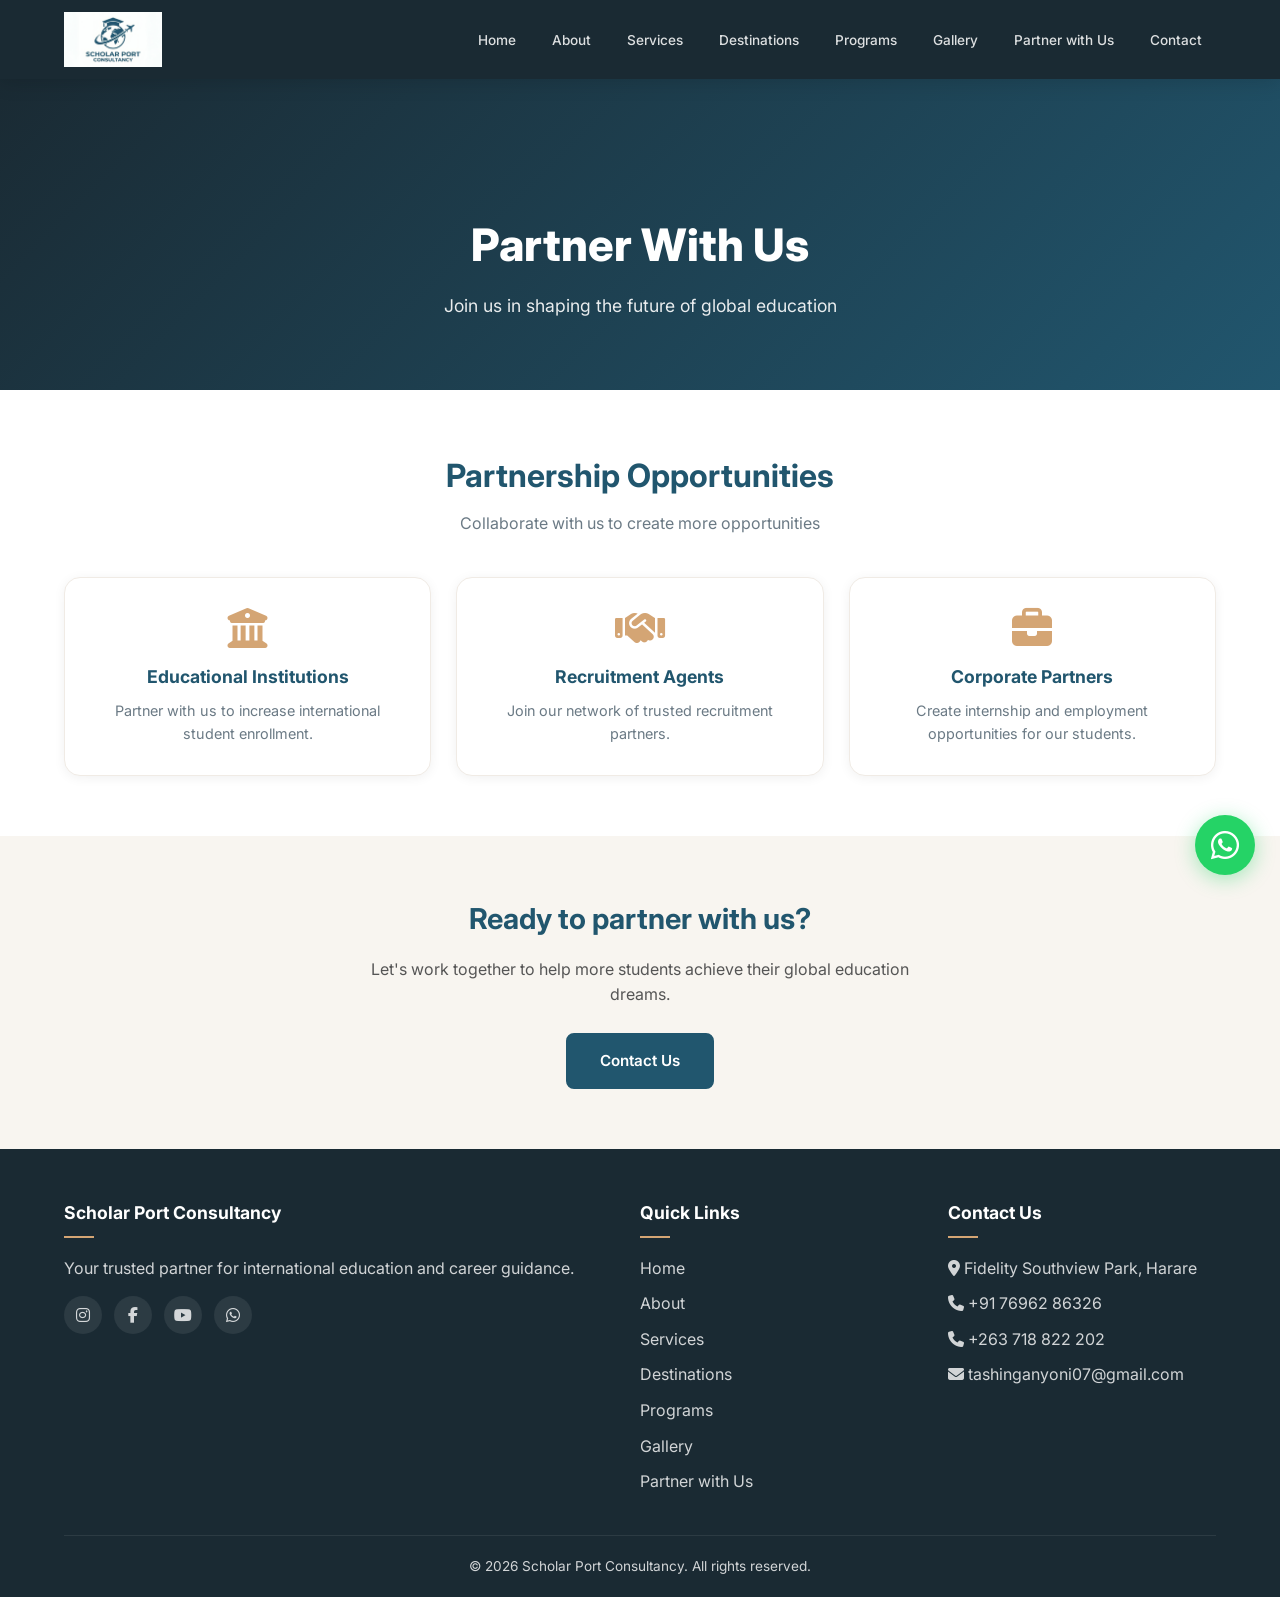
<file: partner.html>
<!DOCTYPE html>
<html lang="en">
<head>
    <meta charset="UTF-8">
    <meta name="viewport" content="width=device-width, initial-scale=1.0">
    <title>Partner With Us – Scholar Port Consultancy</title>
    <meta name="description" content="Partner with Scholar Port Consultancy as an educational institution, recruitment agent, or corporate partner.">
    <link rel="canonical" href="https://scholarportconsultancy.github.io/partner.html">
    <link rel="icon" type="image/x-icon" href="assets/images/favicon.ico">
    <link rel="stylesheet" href="https://cdnjs.cloudflare.com/ajax/libs/font-awesome/6.4.0/css/all.min.css">
    <link href="https://fonts.googleapis.com/css2?family=Inter:wght@300;400;500;600;700;800&display=swap" rel="stylesheet">
    <link rel="stylesheet" href="css/style.css">
    <style>
        .page-hero {
            background: linear-gradient(135deg, #1A2A33, #21566E);
            color: white;
            text-align: center;
            padding: 140px 0 70px;
            margin-top: 70px;
        }
        .page-hero h1 { font-size: 2.8rem; font-weight: 800; }
        .page-hero p { font-size: 1.1rem; opacity: 0.9; max-width: 600px; margin: 10px auto 0; }
        .partner-grid {
            display: grid;
            grid-template-columns: repeat(3, 1fr);
            gap: 25px;
            margin-top: 30px;
        }
        .partner-card {
            background: white;
            border-radius: 16px;
            padding: 30px 25px;
            text-align: center;
            box-shadow: 0 2px 12px rgba(0,0,0,0.06);
            border: 1px solid #f0ebe5;
            transition: var(--transition);
        }
        .partner-card:hover { transform: translateY(-4px); box-shadow: 0 8px 25px rgba(33,86,110,0.08); }
        .partner-card i { font-size: 2.5rem; color: var(--secondary); margin-bottom: 15px; }
        .partner-card h3 { color: var(--primary); font-size: 1.1rem; margin-bottom: 8px; }
        .partner-card p { color: var(--gray); font-size: 0.9rem; }
        @media (max-width: 768px) {
            .page-hero h1 { font-size: 2rem; }
            .partner-grid { grid-template-columns: 1fr; }
        }
    </style>
</head>
<body>
    <div id="header-placeholder"></div>

    <section class="page-hero">
        <div class="container">
            <h1>Partner With Us</h1>
            <p>Join us in shaping the future of global education</p>
        </div>
    </section>

    <section style="padding: 60px 0; background: white;">
        <div class="container">
            <div class="section-title"><h2>Partnership Opportunities</h2><p>Collaborate with us to create more opportunities</p></div>
            <div class="partner-grid">
                <div class="partner-card">
                    <i class="fas fa-university"></i>
                    <h3>Educational Institutions</h3>
                    <p>Partner with us to increase international student enrollment.</p>
                </div>
                <div class="partner-card">
                    <i class="fas fa-handshake"></i>
                    <h3>Recruitment Agents</h3>
                    <p>Join our network of trusted recruitment partners.</p>
                </div>
                <div class="partner-card">
                    <i class="fas fa-briefcase"></i>
                    <h3>Corporate Partners</h3>
                    <p>Create internship and employment opportunities for our students.</p>
                </div>
            </div>
        </div>
    </section>

    <section style="padding: 60px 0; background: var(--light); text-align:center;">
        <div class="container">
            <h2 style="color:var(--primary); font-size:1.8rem;">Ready to partner with us?</h2>
            <p style="color:#555; max-width:600px; margin:15px auto 25px;">Let's work together to help more students achieve their global education dreams.</p>
            <a href="mailto:tashinganyoni07@gmail.com" class="btn btn-primary">Contact Us</a>
        </div>
    </section>

    <!-- Floating WhatsApp -->
    <a href="https://wa.me/917696286326" target="_blank" class="whatsapp-float" aria-label="Chat on WhatsApp">
        <i class="fab fa-whatsapp"></i>
    </a>

    <div id="footer-placeholder"></div>
    <div id="modals-placeholder"></div>

    <script src="js/header-footer.js"></script>
    <script src="js/modals.js"></script>
</body>
</html>
</file>
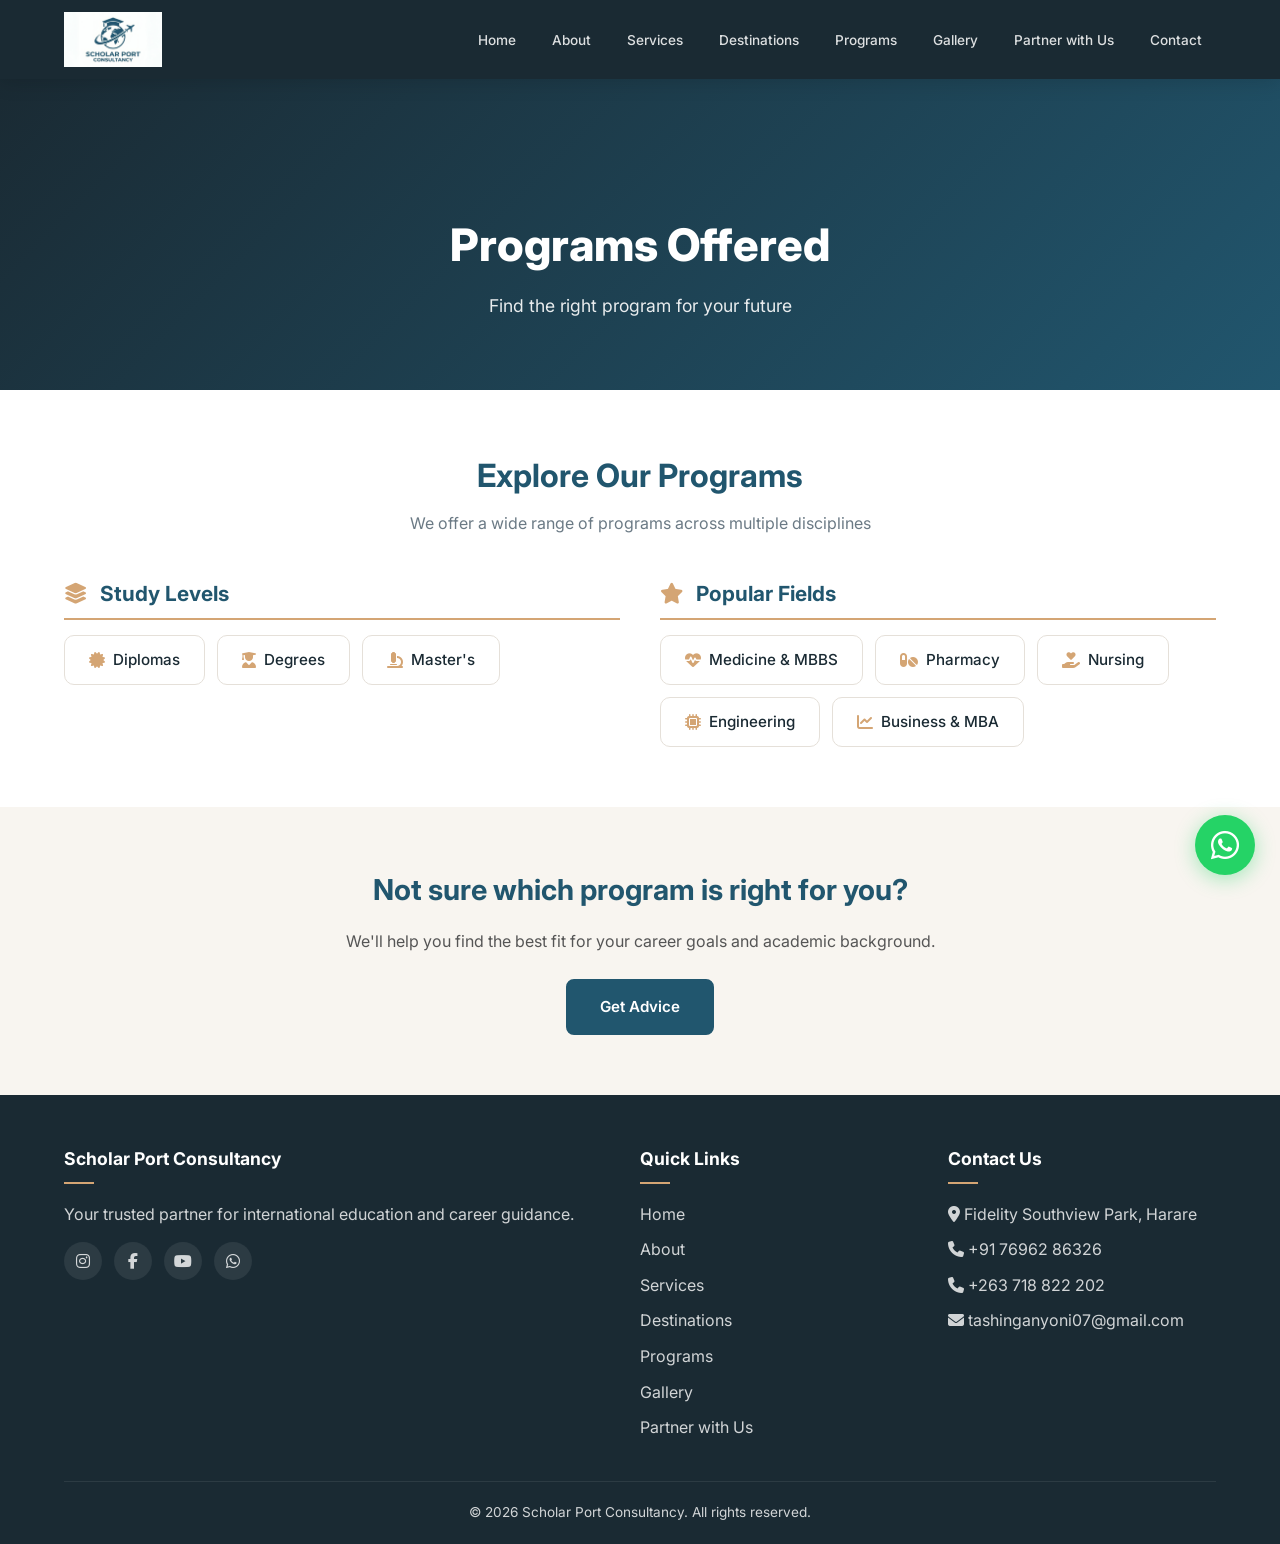
<file: programs.html>
<!DOCTYPE html>
<html lang="en">
<head>
    <meta charset="UTF-8">
    <meta name="viewport" content="width=device-width, initial-scale=1.0">
    <title>Programs – Scholar Port Consultancy</title>
    <meta name="description" content="Study Diplomas, Degrees, Masters, MBBS, Pharmacy, Engineering, MBA, Medicine, and Nursing with Scholar Port Consultancy.">
    <link rel="canonical" href="https://scholarportconsultancy.github.io/programs.html">
    <link rel="icon" type="image/x-icon" href="assets/images/favicon.ico">
    <link rel="stylesheet" href="https://cdnjs.cloudflare.com/ajax/libs/font-awesome/6.4.0/css/all.min.css">
    <link href="https://fonts.googleapis.com/css2?family=Inter:wght@300;400;500;600;700;800&display=swap" rel="stylesheet">
    <link rel="stylesheet" href="css/style.css">
    <style>
        .page-hero {
            background: linear-gradient(135deg, #1A2A33, #21566E);
            color: white;
            text-align: center;
            padding: 140px 0 70px;
            margin-top: 70px;
        }
        .page-hero h1 { font-size: 2.8rem; font-weight: 800; }
        .page-hero p { font-size: 1.1rem; opacity: 0.9; max-width: 600px; margin: 10px auto 0; }
        .programs-grid {
            display: grid;
            grid-template-columns: 1fr 1fr;
            gap: 40px;
            margin-top: 30px;
        }
        .program-category h3 {
            color: var(--primary);
            font-size: 1.3rem;
            margin-bottom: 15px;
            border-bottom: 2px solid var(--secondary);
            padding-bottom: 8px;
        }
        .program-tags {
            display: flex;
            flex-wrap: wrap;
            gap: 12px;
        }
        .program-tag {
            background: white;
            padding: 12px 24px;
            border-radius: 10px;
            border: 1px solid #e5e0d9;
            font-size: 0.95rem;
            font-weight: 500;
            color: var(--dark);
            transition: all 0.2s;
            display: flex;
            align-items: center;
            gap: 8px;
        }
        .program-tag:hover {
            border-color: var(--secondary);
            background: var(--light);
            transform: translateY(-2px);
            box-shadow: 0 4px 12px rgba(0,0,0,0.04);
        }
        .program-tag i { color: var(--secondary); font-size: 1rem; }
        @media (max-width: 768px) {
            .page-hero h1 { font-size: 2rem; }
            .programs-grid { grid-template-columns: 1fr; gap: 30px; }
        }
    </style>
</head>
<body>
    <div id="header-placeholder"></div>

    <section class="page-hero">
        <div class="container">
            <h1>Programs Offered</h1>
            <p>Find the right program for your future</p>
        </div>
    </section>

    <section style="padding: 60px 0; background: white;">
        <div class="container">
            <div class="section-title"><h2>Explore Our Programs</h2><p>We offer a wide range of programs across multiple disciplines</p></div>
            <div class="programs-grid">
                <div class="program-category">
                    <h3><i class="fas fa-layer-group" style="color:var(--secondary); margin-right:8px;"></i> Study Levels</h3>
                    <div class="program-tags">
                        <span class="program-tag"><i class="fas fa-certificate"></i> Diplomas</span>
                        <span class="program-tag"><i class="fas fa-user-graduate"></i> Degrees</span>
                        <span class="program-tag"><i class="fas fa-microscope"></i> Master's</span>
                    </div>
                </div>
                <div class="program-category">
                    <h3><i class="fas fa-star" style="color:var(--secondary); margin-right:8px;"></i> Popular Fields</h3>
                    <div class="program-tags">
                        <span class="program-tag"><i class="fas fa-heartbeat"></i> Medicine &amp; MBBS</span>
                        <span class="program-tag"><i class="fas fa-pills"></i> Pharmacy</span>
                        <span class="program-tag"><i class="fas fa-hand-holding-heart"></i> Nursing</span>
                        <span class="program-tag"><i class="fas fa-microchip"></i> Engineering</span>
                        <span class="program-tag"><i class="fas fa-chart-line"></i> Business &amp; MBA</span>
                    </div>
                </div>
            </div>
        </div>
    </section>

    <section style="padding: 60px 0; background: var(--light); text-align:center;">
        <div class="container">
            <h2 style="color:var(--primary); font-size:1.8rem;">Not sure which program is right for you?</h2>
            <p style="color:#555; max-width:600px; margin:15px auto 25px;">We'll help you find the best fit for your career goals and academic background.</p>
            <a href="#" class="btn btn-primary consultation-btn">Get Advice</a>
        </div>
    </section>

    <!-- Floating WhatsApp -->
    <a href="https://wa.me/917696286326" target="_blank" class="whatsapp-float" aria-label="Chat on WhatsApp">
        <i class="fab fa-whatsapp"></i>
    </a>

    <div id="footer-placeholder"></div>
    <div id="modals-placeholder"></div>

    <script src="js/header-footer.js"></script>
    <script src="js/modals.js"></script>
</body>
</html>
</file>
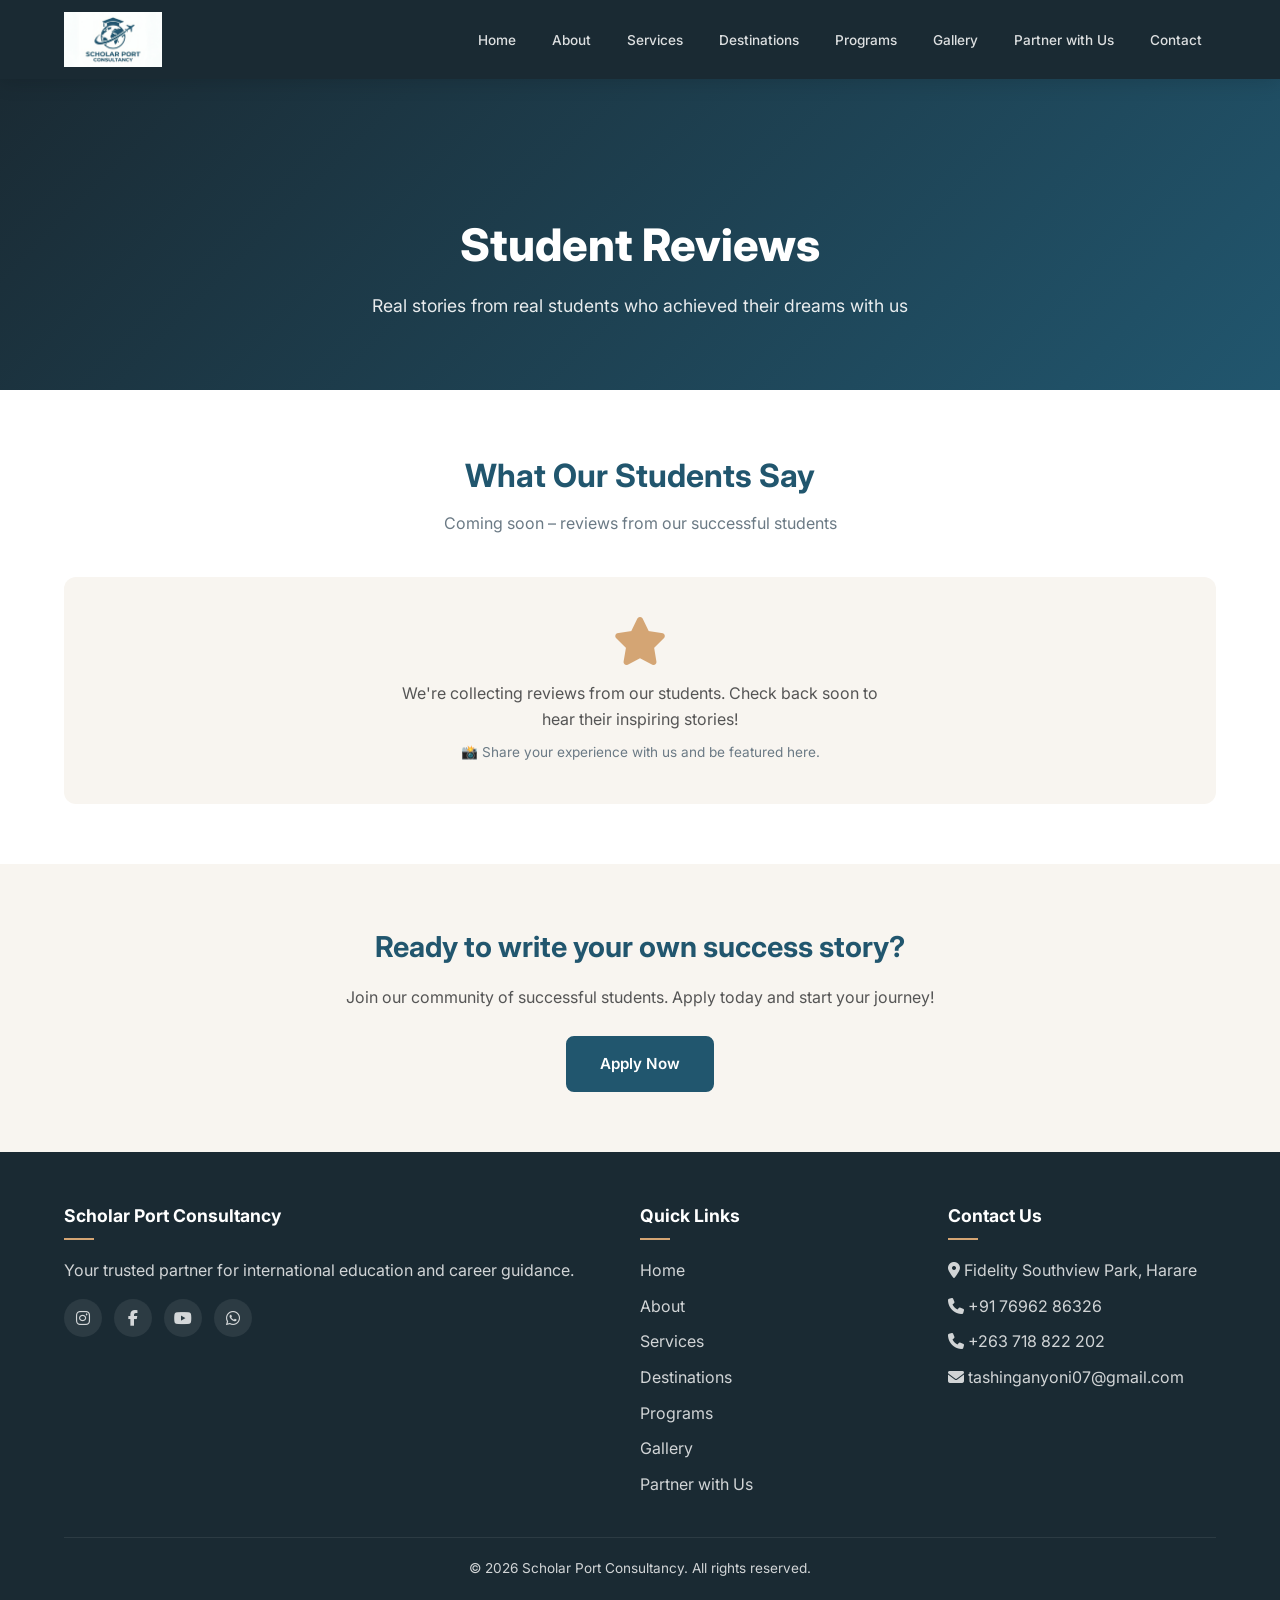
<file: reviews.html>
<!DOCTYPE html>
<html lang="en">
<head>
    <meta charset="UTF-8">
    <meta name="viewport" content="width=device-width, initial-scale=1.0">
    <title>Reviews – Scholar Port Consultancy</title>
    <meta name="description" content="Read what our students say about studying abroad with Scholar Port Consultancy.">
    <link rel="canonical" href="https://scholarportconsultancy.github.io/reviews.html">
    <link rel="icon" type="image/x-icon" href="assets/images/favicon.ico">
    <link rel="stylesheet" href="https://cdnjs.cloudflare.com/ajax/libs/font-awesome/6.4.0/css/all.min.css">
    <link href="https://fonts.googleapis.com/css2?family=Inter:wght@300;400;500;600;700;800&display=swap" rel="stylesheet">
    <link rel="stylesheet" href="css/style.css">
    <style>
        .page-hero {
            background: linear-gradient(135deg, #1A2A33, #21566E);
            color: white;
            text-align: center;
            padding: 140px 0 70px;
            margin-top: 70px;
        }
        .page-hero h1 { font-size: 2.8rem; font-weight: 800; }
        .page-hero p { font-size: 1.1rem; opacity: 0.9; max-width: 600px; margin: 10px auto 0; }
        .review-card {
            background: white;
            border-radius: 12px;
            padding: 25px;
            box-shadow: 0 2px 12px rgba(0,0,0,0.06);
            border-left: 3px solid var(--secondary);
            margin-bottom: 20px;
        }
        .review-card .name { font-weight: 700; color: var(--primary); }
        .review-card .details { color: var(--secondary); font-size: 0.85rem; }
        .review-card .text { color: #555; margin-top: 8px; font-style: italic; }
        @media (max-width: 768px) {
            .page-hero h1 { font-size: 2rem; }
        }
    </style>
</head>
<body>
    <div id="header-placeholder"></div>

    <section class="page-hero">
        <div class="container">
            <h1>Student Reviews</h1>
            <p>Real stories from real students who achieved their dreams with us</p>
        </div>
    </section>

    <section style="padding: 60px 0; background: white;">
        <div class="container">
            <div class="section-title"><h2>What Our Students Say</h2><p>Coming soon – reviews from our successful students</p></div>
            <div style="text-align:center; padding: 40px; background: var(--light); border-radius:12px;">
                <i class="fas fa-star" style="font-size:3rem; color:var(--secondary);"></i>
                <p style="color:#555; margin-top:15px; max-width:500px; margin-left:auto; margin-right:auto;">We're collecting reviews from our students. Check back soon to hear their inspiring stories!</p>
                <p style="color:var(--gray); font-size:0.85rem; margin-top:10px;">📸 Share your experience with us and be featured here.</p>
            </div>
        </div>
    </section>

    <section style="padding: 60px 0; background: var(--light); text-align:center;">
        <div class="container">
            <h2 style="color:var(--primary); font-size:1.8rem;">Ready to write your own success story?</h2>
            <p style="color:#555; max-width:600px; margin:15px auto 25px;">Join our community of successful students. Apply today and start your journey!</p>
            <a href="#" class="btn btn-primary apply-now-btn">Apply Now</a>
        </div>
    </section>

    <div id="footer-placeholder"></div>
    <div id="modals-placeholder"></div>

    <script src="js/header-footer.js"></script>
    <script src="js/modals.js"></script>
</body>
</html>
</file>
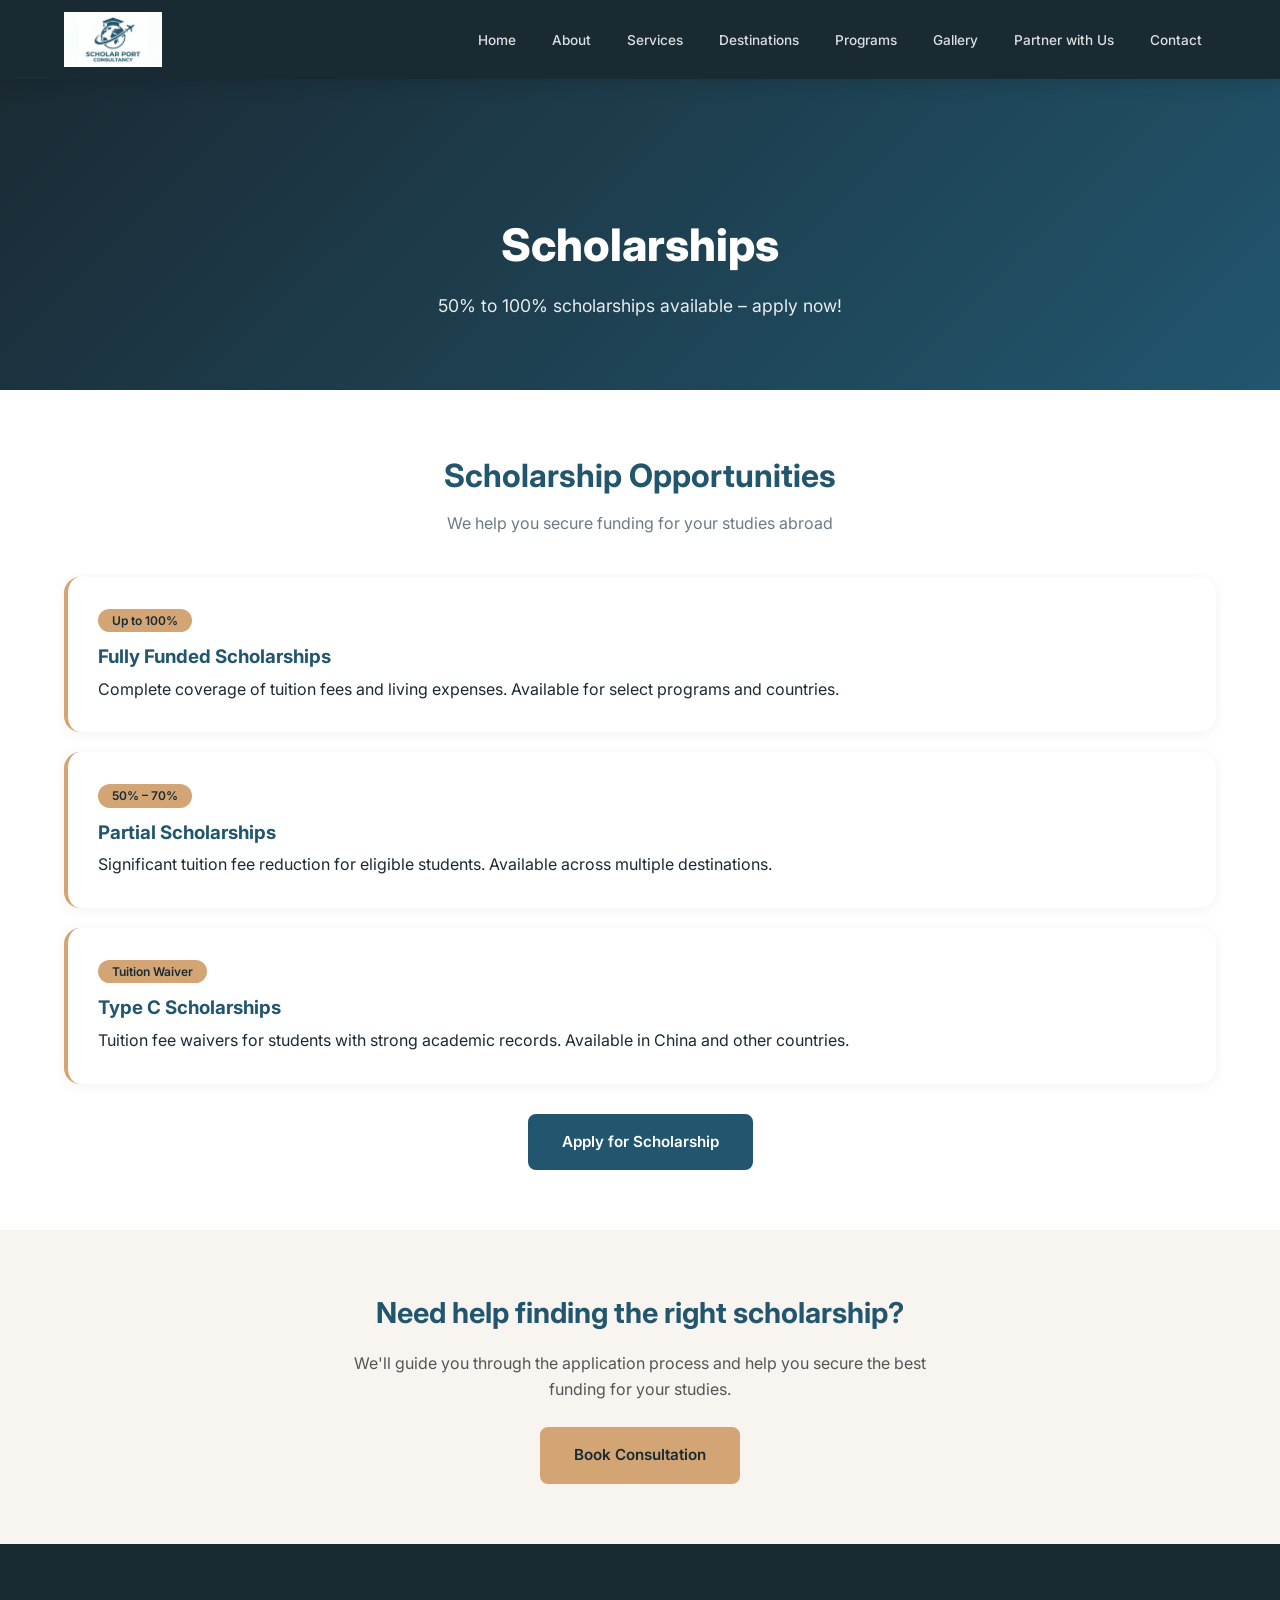
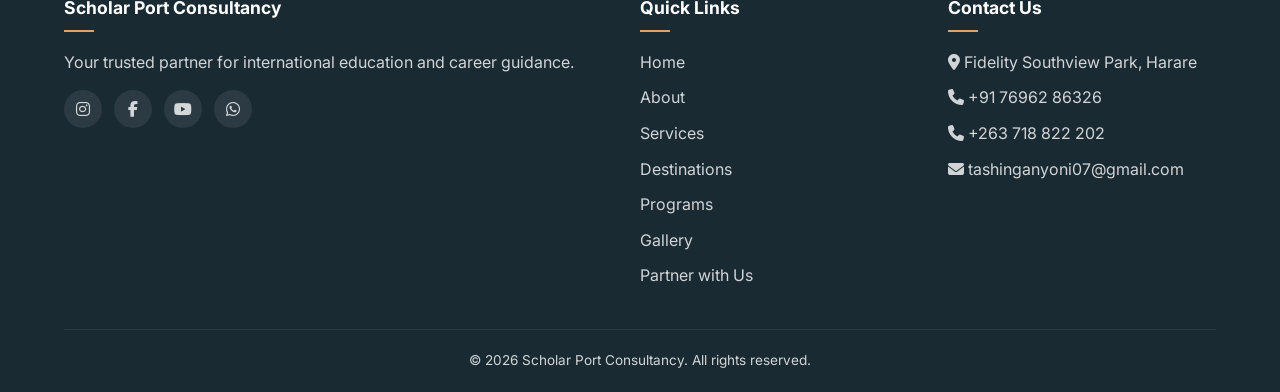
<file: scholarships.html>
<!DOCTYPE html>
<html lang="en">
<head>
    <meta charset="UTF-8">
    <meta name="viewport" content="width=device-width, initial-scale=1.0">
    <title>Scholarships – Scholar Port Consultancy</title>
    <meta name="description" content="Apply for 50% to 100% scholarships to study abroad. Scholar Port Consultancy helps you secure funding for your global education.">
    <link rel="canonical" href="https://scholarportconsultancy.github.io/scholarships.html">
    <link rel="icon" type="image/x-icon" href="assets/images/favicon.ico">
    <link rel="stylesheet" href="https://cdnjs.cloudflare.com/ajax/libs/font-awesome/6.4.0/css/all.min.css">
    <link href="https://fonts.googleapis.com/css2?family=Inter:wght@300;400;500;600;700;800&display=swap" rel="stylesheet">
    <link rel="stylesheet" href="css/style.css">
    <style>
        .page-hero {
            background: linear-gradient(135deg, #1A2A33, #21566E);
            color: white;
            text-align: center;
            padding: 140px 0 70px;
            margin-top: 70px;
        }
        .page-hero h1 { font-size: 2.8rem; font-weight: 800; }
        .page-hero p { font-size: 1.1rem; opacity: 0.9; max-width: 600px; margin: 10px auto 0; }
        .scholarship-card {
            background: white;
            border-radius: 16px;
            padding: 30px;
            margin-bottom: 20px;
            box-shadow: 0 2px 12px rgba(0,0,0,0.06);
            border-left: 4px solid var(--secondary);
        }
        .scholarship-card h3 { color: var(--primary); margin-bottom: 5px; }
        .scholarship-card .badge { display: inline-block; background: var(--secondary); color: var(--dark); padding: 2px 14px; border-radius: 20px; font-size: 0.75rem; font-weight: 600; margin-bottom: 10px; }
        .scholarship-card ul { list-style: none; padding: 0; }
        .scholarship-card ul li { padding: 4px 0; padding-left: 20px; position: relative; font-size: 0.9rem; color: #555; }
        .scholarship-card ul li::before { content: '✓'; position: absolute; left: 0; color: var(--secondary); font-weight: bold; }
        @media (max-width: 768px) {
            .page-hero h1 { font-size: 2rem; }
        }
    </style>
</head>
<body>
    <div id="header-placeholder"></div>

    <section class="page-hero">
        <div class="container">
            <h1>Scholarships</h1>
            <p>50% to 100% scholarships available – apply now!</p>
        </div>
    </section>

    <section style="padding: 60px 0; background: white;">
        <div class="container">
            <div class="section-title"><h2>Scholarship Opportunities</h2><p>We help you secure funding for your studies abroad</p></div>

            <div class="scholarship-card">
                <span class="badge">Up to 100%</span>
                <h3>Fully Funded Scholarships</h3>
                <p>Complete coverage of tuition fees and living expenses. Available for select programs and countries.</p>
            </div>

            <div class="scholarship-card">
                <span class="badge">50% – 70%</span>
                <h3>Partial Scholarships</h3>
                <p>Significant tuition fee reduction for eligible students. Available across multiple destinations.</p>
            </div>

            <div class="scholarship-card">
                <span class="badge">Tuition Waiver</span>
                <h3>Type C Scholarships</h3>
                <p>Tuition fee waivers for students with strong academic records. Available in China and other countries.</p>
            </div>

            <div style="text-align:center; margin-top:30px;">
                <a href="#" class="btn btn-primary apply-now-btn">Apply for Scholarship</a>
            </div>
        </div>
    </section>

    <section style="padding: 60px 0; background: var(--light);">
        <div class="container" style="text-align:center;">
            <h2 style="color:var(--primary); font-size:1.8rem;">Need help finding the right scholarship?</h2>
            <p style="color:#555; max-width:600px; margin:15px auto 25px;">We'll guide you through the application process and help you secure the best funding for your studies.</p>
            <a href="#" class="btn btn-secondary consultation-btn">Book Consultation</a>
        </div>
    </section>

    <div id="footer-placeholder"></div>
    <div id="modals-placeholder"></div>

    <script src="js/header-footer.js"></script>
    <script src="js/modals.js"></script>
</body>
</html>
</file>
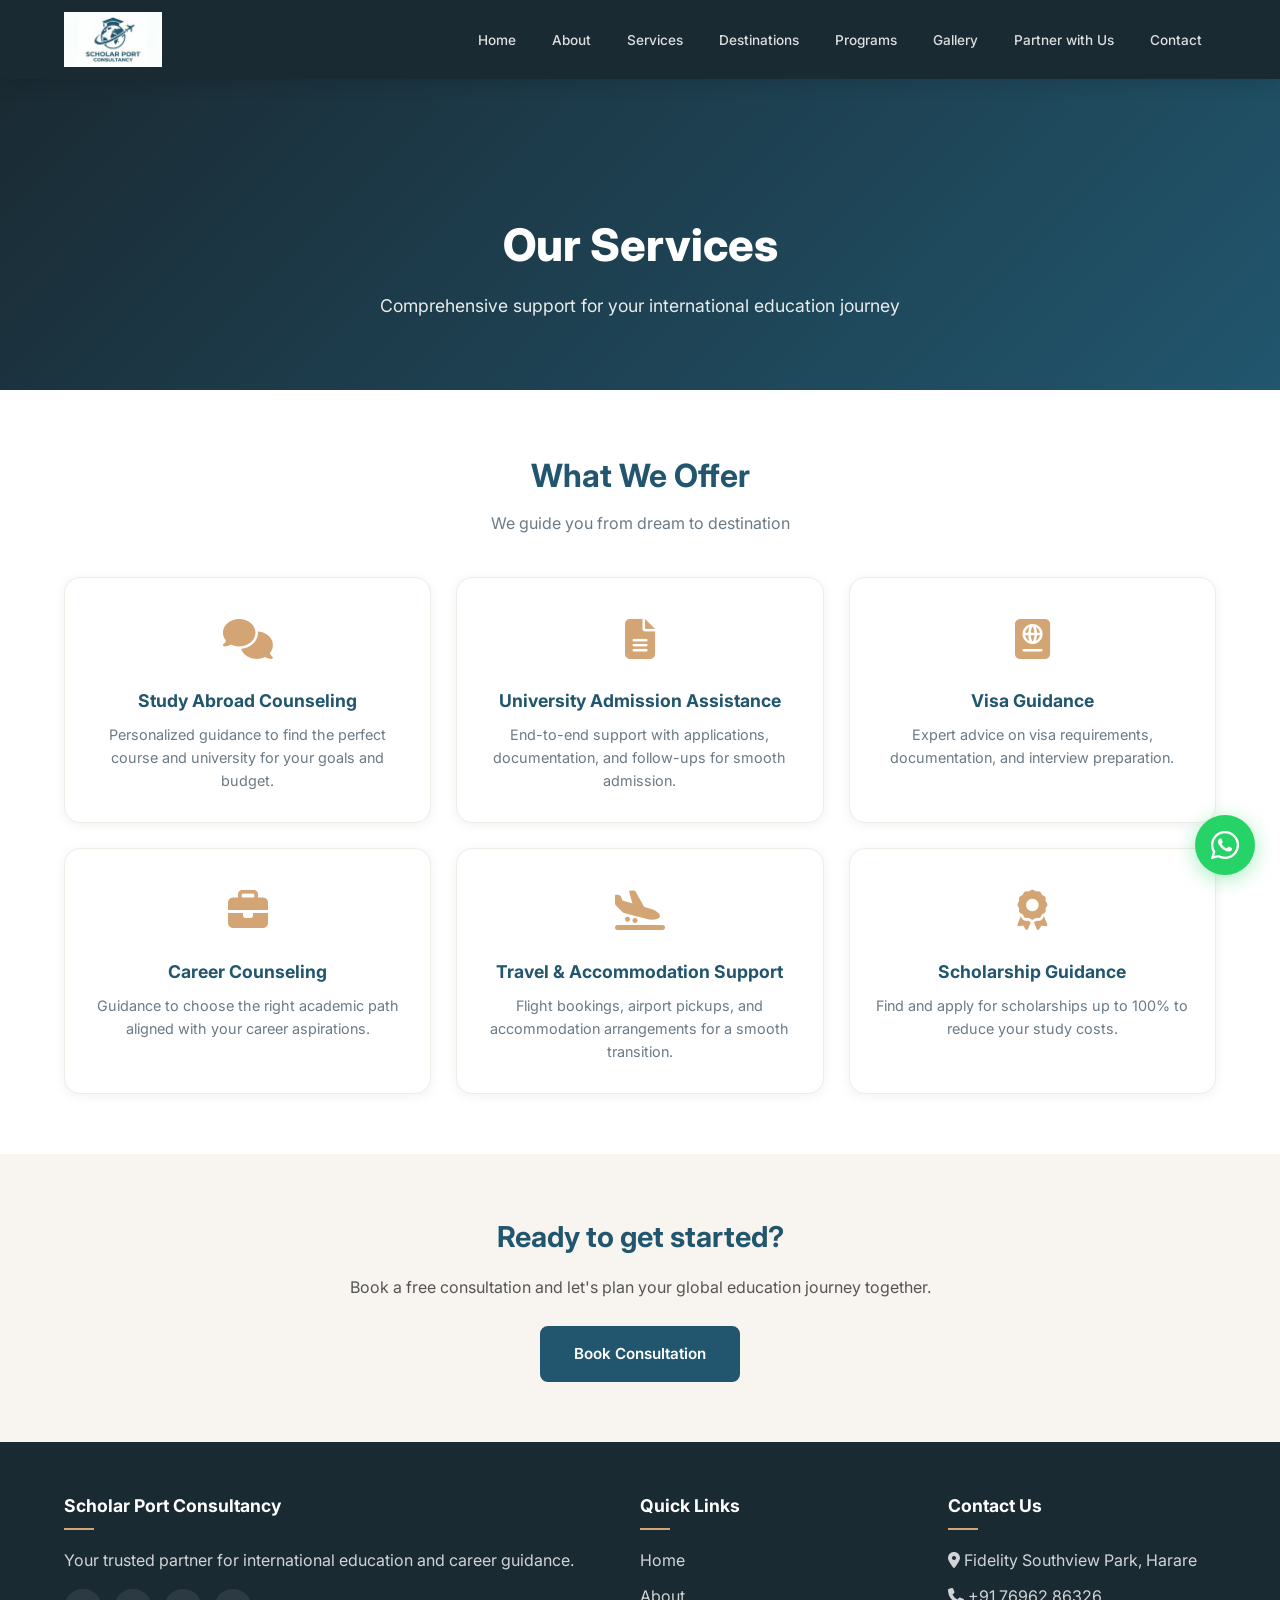
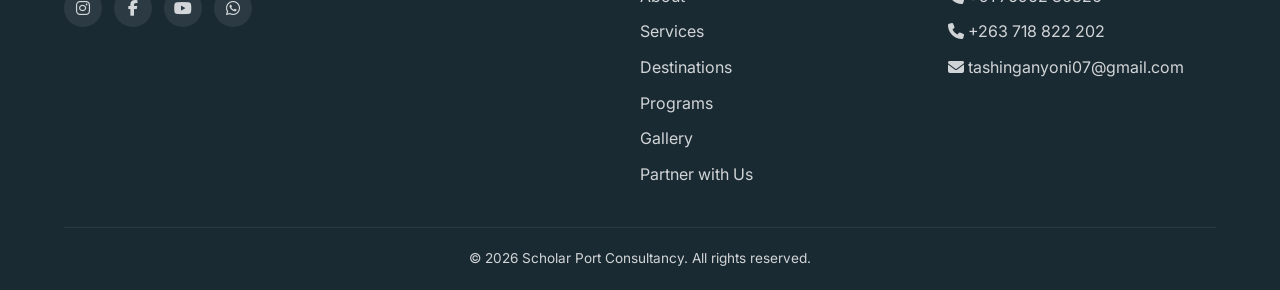
<file: services.html>
<!DOCTYPE html>
<html lang="en">
<head>
    <meta charset="UTF-8">
    <meta name="viewport" content="width=device-width, initial-scale=1.0">
    <title>Our Services – Scholar Port Consultancy</title>
    <meta name="description" content="Scholar Port Consultancy offers study abroad counseling, university admission, visa guidance, and career support.">
    <link rel="canonical" href="https://scholarportconsultancy.github.io/services.html">
    <link rel="icon" type="image/x-icon" href="assets/images/favicon.ico">
    <link rel="stylesheet" href="https://cdnjs.cloudflare.com/ajax/libs/font-awesome/6.4.0/css/all.min.css">
    <link href="https://fonts.googleapis.com/css2?family=Inter:wght@300;400;500;600;700;800&display=swap" rel="stylesheet">
    <link rel="stylesheet" href="css/style.css">
    <style>
        .page-hero {
            background: linear-gradient(135deg, #1A2A33, #21566E);
            color: white;
            text-align: center;
            padding: 140px 0 70px;
            margin-top: 70px;
        }
        .page-hero h1 { font-size: 2.8rem; font-weight: 800; }
        .page-hero p { font-size: 1.1rem; opacity: 0.9; max-width: 600px; margin: 10px auto 0; }
        .services-grid {
            display: grid;
            grid-template-columns: repeat(3, 1fr);
            gap: 25px;
            margin-top: 30px;
        }
        .service-card {
            background: white;
            border-radius: 16px;
            padding: 30px 25px;
            text-align: center;
            box-shadow: 0 2px 12px rgba(0,0,0,0.06);
            border: 1px solid #f0ebe5;
            transition: var(--transition);
        }
        .service-card:hover { transform: translateY(-4px); box-shadow: 0 8px 30px rgba(33,86,110,0.1); }
        .service-card .icon { font-size: 2.5rem; color: var(--secondary); margin-bottom: 15px; }
        .service-card h3 { color: var(--primary); font-size: 1.1rem; margin-bottom: 8px; }
        .service-card p { color: var(--gray); font-size: 0.9rem; line-height: 1.6; }
        @media (max-width: 992px) {
            .services-grid { grid-template-columns: repeat(2, 1fr); }
        }
        @media (max-width: 600px) {
            .services-grid { grid-template-columns: 1fr; }
            .page-hero h1 { font-size: 2rem; }
        }
    </style>
</head>
<body>
    <div id="header-placeholder"></div>

    <section class="page-hero">
        <div class="container">
            <h1>Our Services</h1>
            <p>Comprehensive support for your international education journey</p>
        </div>
    </section>

    <section style="padding: 60px 0; background: white;">
        <div class="container">
            <div class="section-title"><h2>What We Offer</h2><p>We guide you from dream to destination</p></div>
            <div class="services-grid">
                <div class="service-card">
                    <div class="icon"><i class="fas fa-comments"></i></div>
                    <h3>Study Abroad Counseling</h3>
                    <p>Personalized guidance to find the perfect course and university for your goals and budget.</p>
                </div>
                <div class="service-card">
                    <div class="icon"><i class="fas fa-file-alt"></i></div>
                    <h3>University Admission Assistance</h3>
                    <p>End-to-end support with applications, documentation, and follow-ups for smooth admission.</p>
                </div>
                <div class="service-card">
                    <div class="icon"><i class="fas fa-passport"></i></div>
                    <h3>Visa Guidance</h3>
                    <p>Expert advice on visa requirements, documentation, and interview preparation.</p>
                </div>
                <div class="service-card">
                    <div class="icon"><i class="fas fa-briefcase"></i></div>
                    <h3>Career Counseling</h3>
                    <p>Guidance to choose the right academic path aligned with your career aspirations.</p>
                </div>
                <div class="service-card">
                    <div class="icon"><i class="fas fa-plane-arrival"></i></div>
                    <h3>Travel & Accommodation Support</h3>
                    <p>Flight bookings, airport pickups, and accommodation arrangements for a smooth transition.</p>
                </div>
                <div class="service-card">
                    <div class="icon"><i class="fas fa-award"></i></div>
                    <h3>Scholarship Guidance</h3>
                    <p>Find and apply for scholarships up to 100% to reduce your study costs.</p>
                </div>
            </div>
        </div>
    </section>

    <section style="padding: 60px 0; background: var(--light); text-align:center;">
        <div class="container">
            <h2 style="color:var(--primary); font-size:1.8rem;">Ready to get started?</h2>
            <p style="color:#555; max-width:600px; margin:15px auto 25px;">Book a free consultation and let's plan your global education journey together.</p>
            <a href="#" class="btn btn-primary consultation-btn">Book Consultation</a>
        </div>
    </section>

    <!-- Floating WhatsApp -->
    <a href="https://wa.me/917696286326" target="_blank" class="whatsapp-float" aria-label="Chat on WhatsApp">
        <i class="fab fa-whatsapp"></i>
    </a>

    <div id="footer-placeholder"></div>
    <div id="modals-placeholder"></div>

    <script src="js/header-footer.js"></script>
    <script src="js/modals.js"></script>
</body>
</html>
</file>
<file: css/style.css>
/* ============================
   SCHOLAR PORT CONSULTANCY
   Complete CSS
   ============================ */

/* ─── Variables & Reset ─── */
:root {
    --primary: #21566E;
    --secondary: #D4A574;
    --accent: #E8A87C;
    --dark: #1A2A33;
    --light: #F8F5F0;
    --gray: #6B7A85;
    --white: #FFFFFF;
    --shadow: 0 4px 20px rgba(26, 42, 51, 0.08);
    --transition: all 0.3s cubic-bezier(0.4, 0, 0.2, 1);
}

* {
    margin: 0;
    padding: 0;
    box-sizing: border-box;
}

html {
    scroll-behavior: smooth;
}

body {
    font-family: 'Inter', 'Segoe UI', Roboto, sans-serif;
    color: var(--dark);
    line-height: 1.6;
    background: var(--white);
    overflow-x: hidden;
    -webkit-font-smoothing: antialiased;
}

a {
    text-decoration: none;
    color: inherit;
}

.container {
    width: 90%;
    max-width: 1200px;
    margin: 0 auto;
}

/* ─── Buttons ─── */
.btn {
    display: inline-block;
    padding: 14px 32px;
    border-radius: 8px;
    font-weight: 600;
    font-size: 0.95rem;
    text-align: center;
    cursor: pointer;
    transition: var(--transition);
    border: 2px solid transparent;
    font-family: inherit;
}

.btn-primary {
    background: var(--primary);
    color: white;
    border-color: var(--primary);
}
.btn-primary:hover {
    background: transparent;
    color: var(--primary);
}

.btn-secondary {
    background: var(--secondary);
    color: var(--dark);
    border-color: var(--secondary);
}
.btn-secondary:hover {
    background: transparent;
    color: var(--secondary);
}

.btn-outline {
    background: transparent;
    color: var(--primary);
    border-color: var(--primary);
}
.btn-outline:hover {
    background: var(--primary);
    color: white;
}

.btn-whatsapp {
    background: #25D366;
    color: white;
    border-color: #25D366;
}
.btn-whatsapp:hover {
    background: transparent;
    color: #25D366;
}

/* ─── Section Titles ─── */
.section-title {
    text-align: center;
    margin-bottom: 40px;
}
.section-title h2 {
    font-size: 2rem;
    font-weight: 700;
    color: var(--primary);
    margin-bottom: 10px;
}
.section-title p {
    color: var(--gray);
    font-size: 1rem;
    max-width: 600px;
    margin: 0 auto;
}

/* ─── Header ─── */
header {
    background: var(--dark);
    color: white;
    position: fixed;
    width: 100%;
    top: 0;
    z-index: 1000;
    box-shadow: 0 2px 20px rgba(0,0,0,0.15);
}

.header-container {
    display: flex;
    justify-content: space-between;
    align-items: center;
    padding: 12px 0;
}

.logo {
    display: flex;
    align-items: center;
    gap: 10px;
    max-width: 280px;
}

.logo img {
    width: 100%;
    height: auto;
    max-height: 55px;
    object-fit: contain;
    display: block;
}

@media (max-width: 768px) {
    .logo {
        max-width: 200px;
    }
    .logo img {
        max-height: 40px;
    }
}

nav ul {
    display: flex;
    list-style: none;
    gap: 8px;
    align-items: center;
}

nav ul li a {
    font-weight: 500;
    font-size: 0.85rem;
    padding: 8px 14px;
    border-radius: 6px;
    transition: var(--transition);
    color: rgba(255,255,255,0.85);
}
nav ul li a:hover {
    color: white;
    background: rgba(255,255,255,0.08);
}

.mobile-menu {
    display: none;
    font-size: 1.5rem;
    cursor: pointer;
    color: white;
}

/* ─── Footer ─── */
footer {
    background: var(--dark);
    color: rgba(255,255,255,0.8);
    padding: 50px 0 20px;
}

.footer-content {
    display: grid;
    grid-template-columns: 2fr 1fr 1fr;
    gap: 40px;
    margin-bottom: 30px;
}

.footer-column h3 {
    color: white;
    font-size: 1.1rem;
    margin-bottom: 18px;
    position: relative;
    padding-bottom: 10px;
}
.footer-column h3::after {
    content: '';
    position: absolute;
    bottom: 0;
    left: 0;
    width: 30px;
    height: 2px;
    background: var(--secondary);
}

.footer-links {
    list-style: none;
}
.footer-links li {
    margin-bottom: 10px;
}
.footer-links a {
    transition: var(--transition);
}
.footer-links a:hover {
    color: var(--secondary);
}

.social-icons {
    display: flex;
    gap: 12px;
    margin-top: 15px;
}
.social-icons a {
    display: flex;
    align-items: center;
    justify-content: center;
    width: 38px;
    height: 38px;
    border-radius: 50%;
    background: rgba(255,255,255,0.08);
    transition: var(--transition);
}
.social-icons a:hover {
    background: var(--secondary);
    transform: translateY(-2px);
}

.footer-bottom {
    text-align: center;
    padding-top: 20px;
    border-top: 1px solid rgba(255,255,255,0.08);
    font-size: 0.85rem;
}

/* ─── Floating WhatsApp ─── */
.whatsapp-float {
    position: fixed;
    bottom: 25px;
    right: 25px;
    width: 60px;
    height: 60px;
    background: #25D366;
    border-radius: 50%;
    display: flex;
    align-items: center;
    justify-content: center;
    color: white;
    font-size: 2rem;
    box-shadow: 0 4px 20px rgba(37, 211, 102, 0.4);
    z-index: 999;
    transition: all 0.3s ease;
    text-decoration: none;
}
.whatsapp-float:hover {
    transform: scale(1.1);
    box-shadow: 0 6px 30px rgba(37, 211, 102, 0.5);
    color: white;
}
@media (max-width: 480px) {
    .whatsapp-float {
        width: 50px;
        height: 50px;
        font-size: 1.6rem;
        bottom: 15px;
        right: 15px;
    }
}

/* ─── Modals ─── */
.modal-overlay {
    position: fixed;
    top: 0;
    left: 0;
    width: 100%;
    height: 100%;
    background: rgba(0,0,0,0.6);
    display: flex;
    align-items: center;
    justify-content: center;
    z-index: 9999;
    opacity: 0;
    visibility: hidden;
    transition: var(--transition);
    padding: 20px;
    backdrop-filter: blur(4px);
}

.modal-overlay.active {
    opacity: 1;
    visibility: visible;
}

.consultation-modal {
    background: white;
    border-radius: 16px;
    width: 100%;
    max-width: 520px;
    max-height: 90vh;
    box-shadow: 0 25px 60px rgba(0,0,0,0.3);
    position: relative;
    animation: modalSlideIn 0.3s ease;
    overflow: hidden;
    display: flex;
    flex-direction: column;
}

@keyframes modalSlideIn {
    from { opacity: 0; transform: translateY(30px) scale(0.96); }
    to { opacity: 1; transform: translateY(0) scale(1); }
}

.modal-header {
    padding: 18px 25px 12px;
    border-bottom: 1px solid #f0ebe5;
    display: flex;
    justify-content: space-between;
    align-items: center;
    flex-shrink: 0;
}
.modal-title {
    font-size: 1.1rem;
    font-weight: 700;
    color: var(--primary);
}
.close-modal {
    background: none;
    border: none;
    font-size: 1.3rem;
    color: var(--gray);
    cursor: pointer;
    padding: 5px;
    border-radius: 50%;
    transition: var(--transition);
}
.close-modal:hover {
    color: var(--secondary);
    background: rgba(0,0,0,0.05);
}

.modal-body {
    padding: 20px 25px 25px;
    overflow-y: auto;
    flex-grow: 1;
}

.form-group {
    margin-bottom: 15px;
}
.form-label {
    display: block;
    margin-bottom: 5px;
    font-weight: 500;
    font-size: 0.85rem;
    color: var(--dark);
}
.form-control {
    width: 100%;
    padding: 12px 15px;
    border: 1.5px solid #e5e0d9;
    border-radius: 8px;
    font-size: 0.9rem;
    transition: var(--transition);
    background: white;
    font-family: inherit;
}
.form-control:focus {
    outline: none;
    border-color: var(--primary);
    box-shadow: 0 0 0 3px rgba(33,86,110,0.1);
}

.phone-input-group {
    display: flex;
    gap: 10px;
}
.country-code-container {
    flex: 0 0 110px;
    position: relative;
}
.country-code-dropdown {
    position: absolute;
    top: 100%;
    left: 0;
    width: 100%;
    background: white;
    border: 1px solid #e5e0d9;
    border-radius: 8px;
    max-height: 200px;
    overflow-y: auto;
    z-index: 10;
    display: none;
    box-shadow: 0 8px 25px rgba(0,0,0,0.1);
}
.country-code-dropdown.active { display: block; }
.country-code-option {
    padding: 8px 12px;
    cursor: pointer;
    font-size: 0.85rem;
}
.country-code-option:hover {
    background: #f8f5f0;
}

.phone-number { flex: 1; }

.select-wrapper {
    position: relative;
}
.select-wrapper select {
    appearance: none;
    padding-right: 35px;
}
.select-wrapper::after {
    content: '\f078';
    font-family: 'Font Awesome 6 Free';
    font-weight: 900;
    position: absolute;
    right: 14px;
    top: 50%;
    transform: translateY(-50%);
    color: var(--gray);
    font-size: 0.7rem;
    pointer-events: none;
}

.form-footer {
    margin-top: 20px;
    padding-top: 18px;
    border-top: 1px solid #f0ebe5;
}
.terms-checkbox {
    display: flex;
    align-items: flex-start;
    gap: 10px;
    margin-bottom: 18px;
}
.terms-checkbox input { margin-top: 3px; }
.terms-checkbox label {
    font-size: 0.8rem;
    color: var(--gray);
}
.terms-checkbox a {
    color: var(--primary);
    font-weight: 500;
}
.terms-checkbox a:hover {
    color: var(--secondary);
}

.submit-btn {
    width: 100%;
    padding: 14px;
    background: var(--primary);
    color: white;
    border: none;
    border-radius: 8px;
    font-weight: 600;
    font-size: 1rem;
    cursor: pointer;
    transition: var(--transition);
}
.submit-btn:hover {
    background: #1a4356;
    transform: translateY(-1px);
}

/* ─── Responsive ─── */
@media (max-width: 992px) {
    .footer-content {
        grid-template-columns: 1fr 1fr;
    }
}

@media (max-width: 768px) {
    nav ul {
        display: none;
        position: absolute;
        top: 68px;
        left: 0;
        width: 100%;
        background: var(--dark);
        flex-direction: column;
        padding: 15px 0;
        box-shadow: 0 10px 30px rgba(0,0,0,0.2);
        gap: 0;
    }
    nav ul.active { display: flex; }
    nav ul li a {
        display: block;
        padding: 12px 25px;
        border-radius: 0;
        font-size: 0.95rem;
    }
    nav ul li a:hover {
        background: rgba(255,255,255,0.05);
    }
    .mobile-menu { display: block; }

    .footer-content {
        grid-template-columns: 1fr;
        gap: 30px;
    }

    .modal-body {
        padding: 15px 18px 20px;
    }
    .phone-input-group {
        flex-direction: column;
    }
    .country-code-container {
        flex: 1;
    }
}

@media (max-width: 480px) {
    .consultation-modal {
        max-width: 100%;
        margin: 10px;
    }
    .modal-header { padding: 14px 18px 10px; }
    .modal-body { padding: 12px 15px 18px; }
}
</file>
